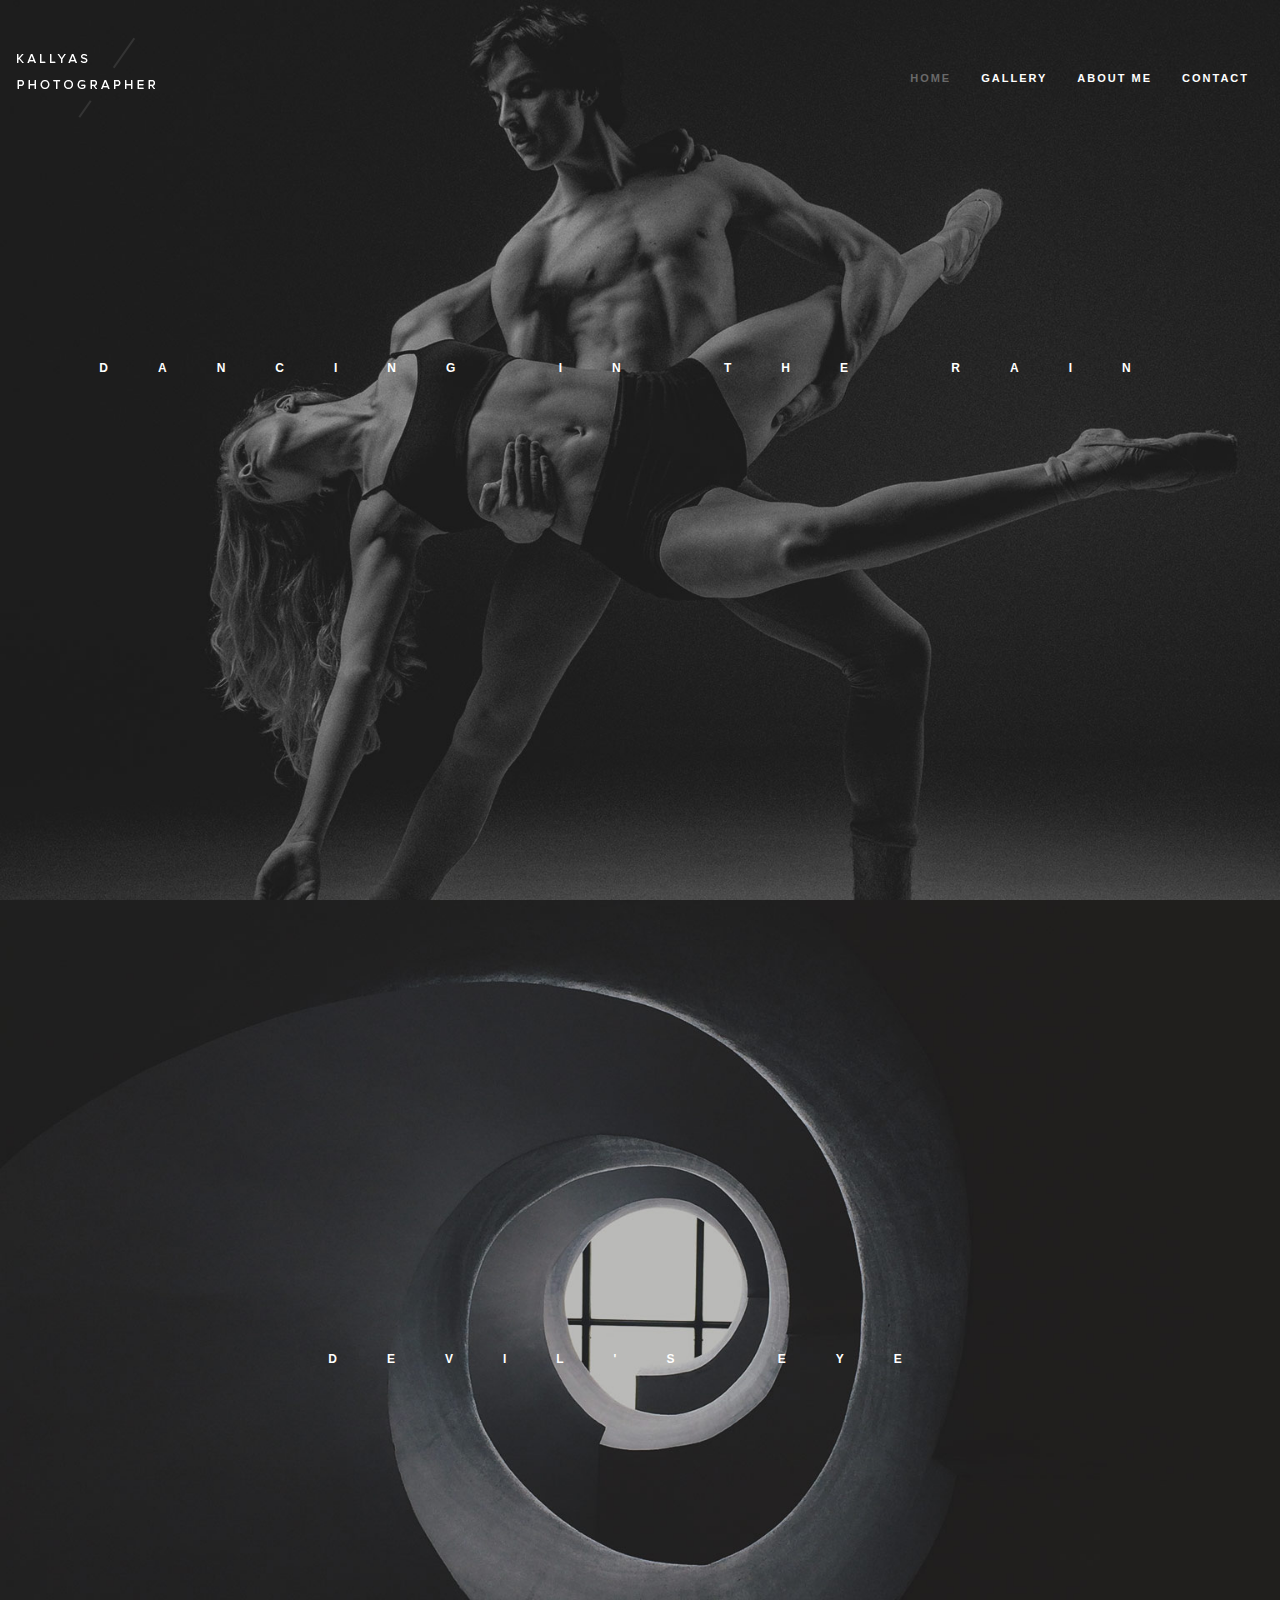
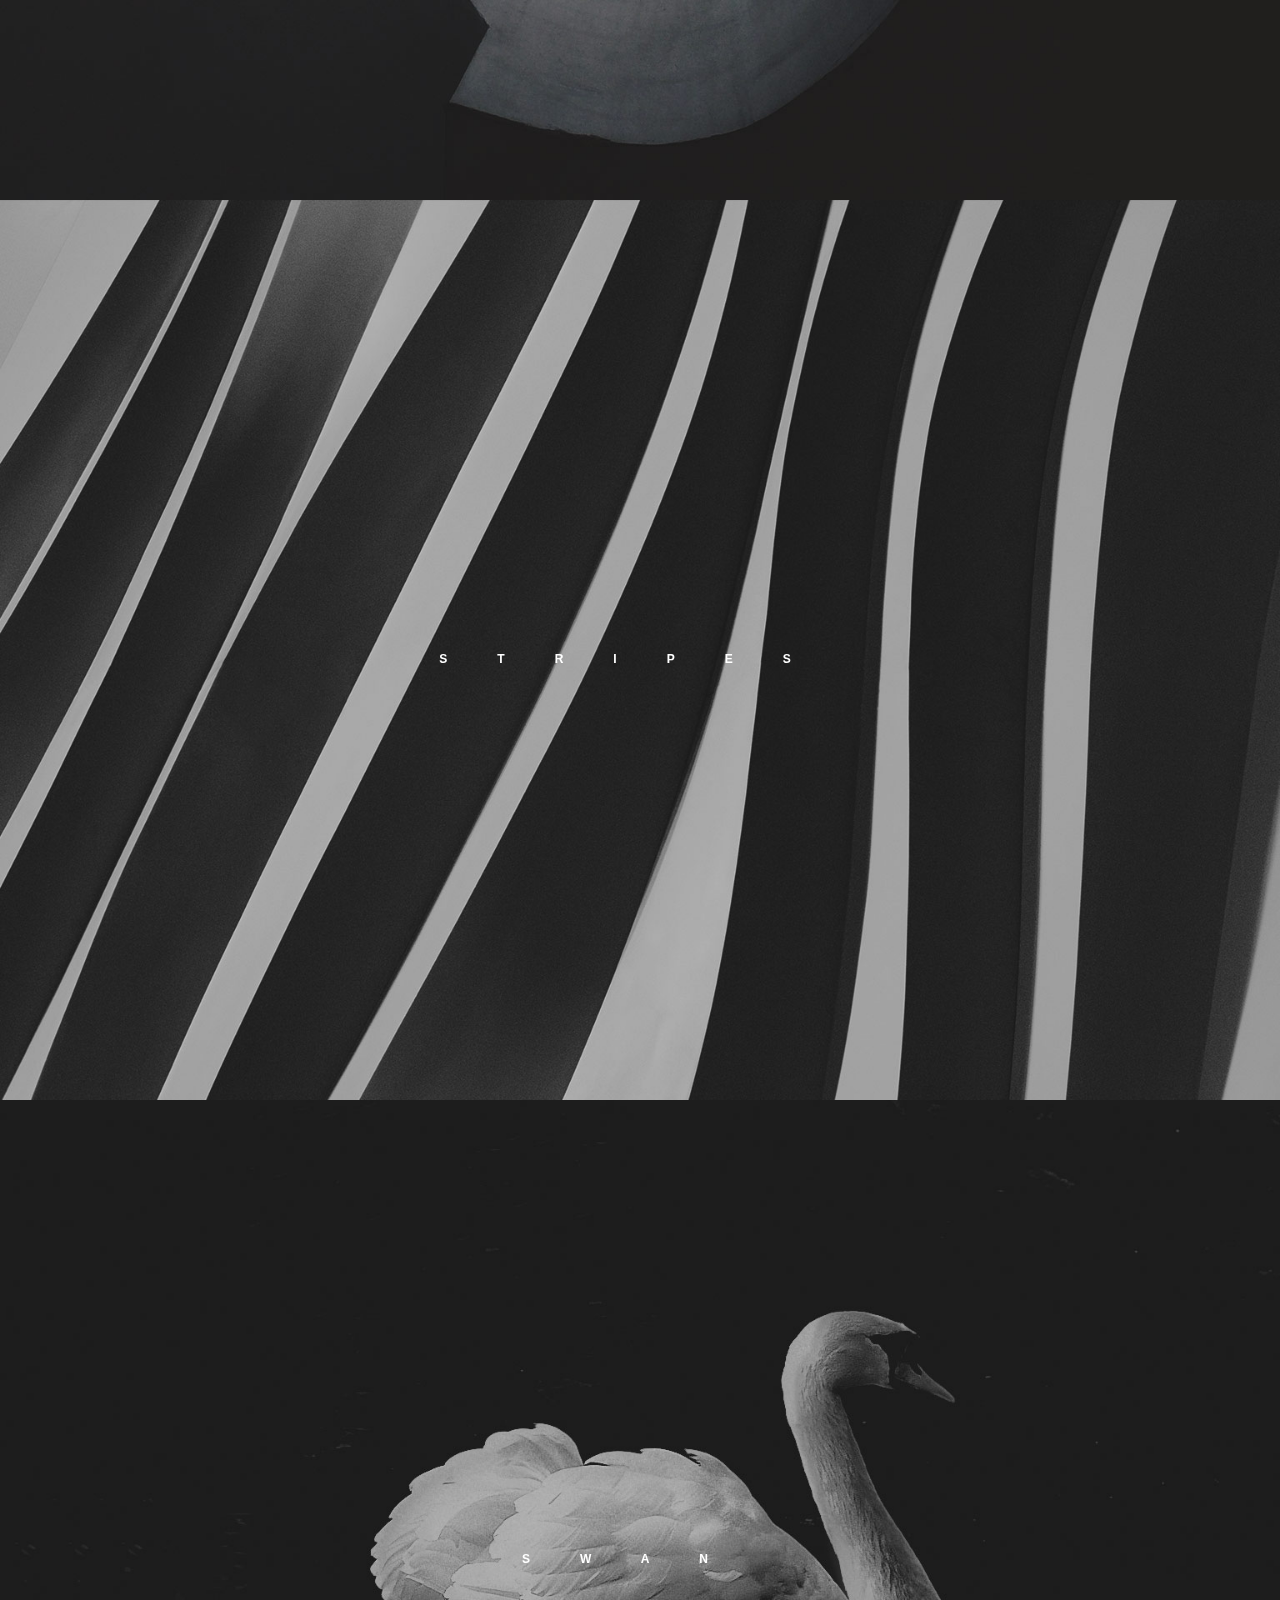
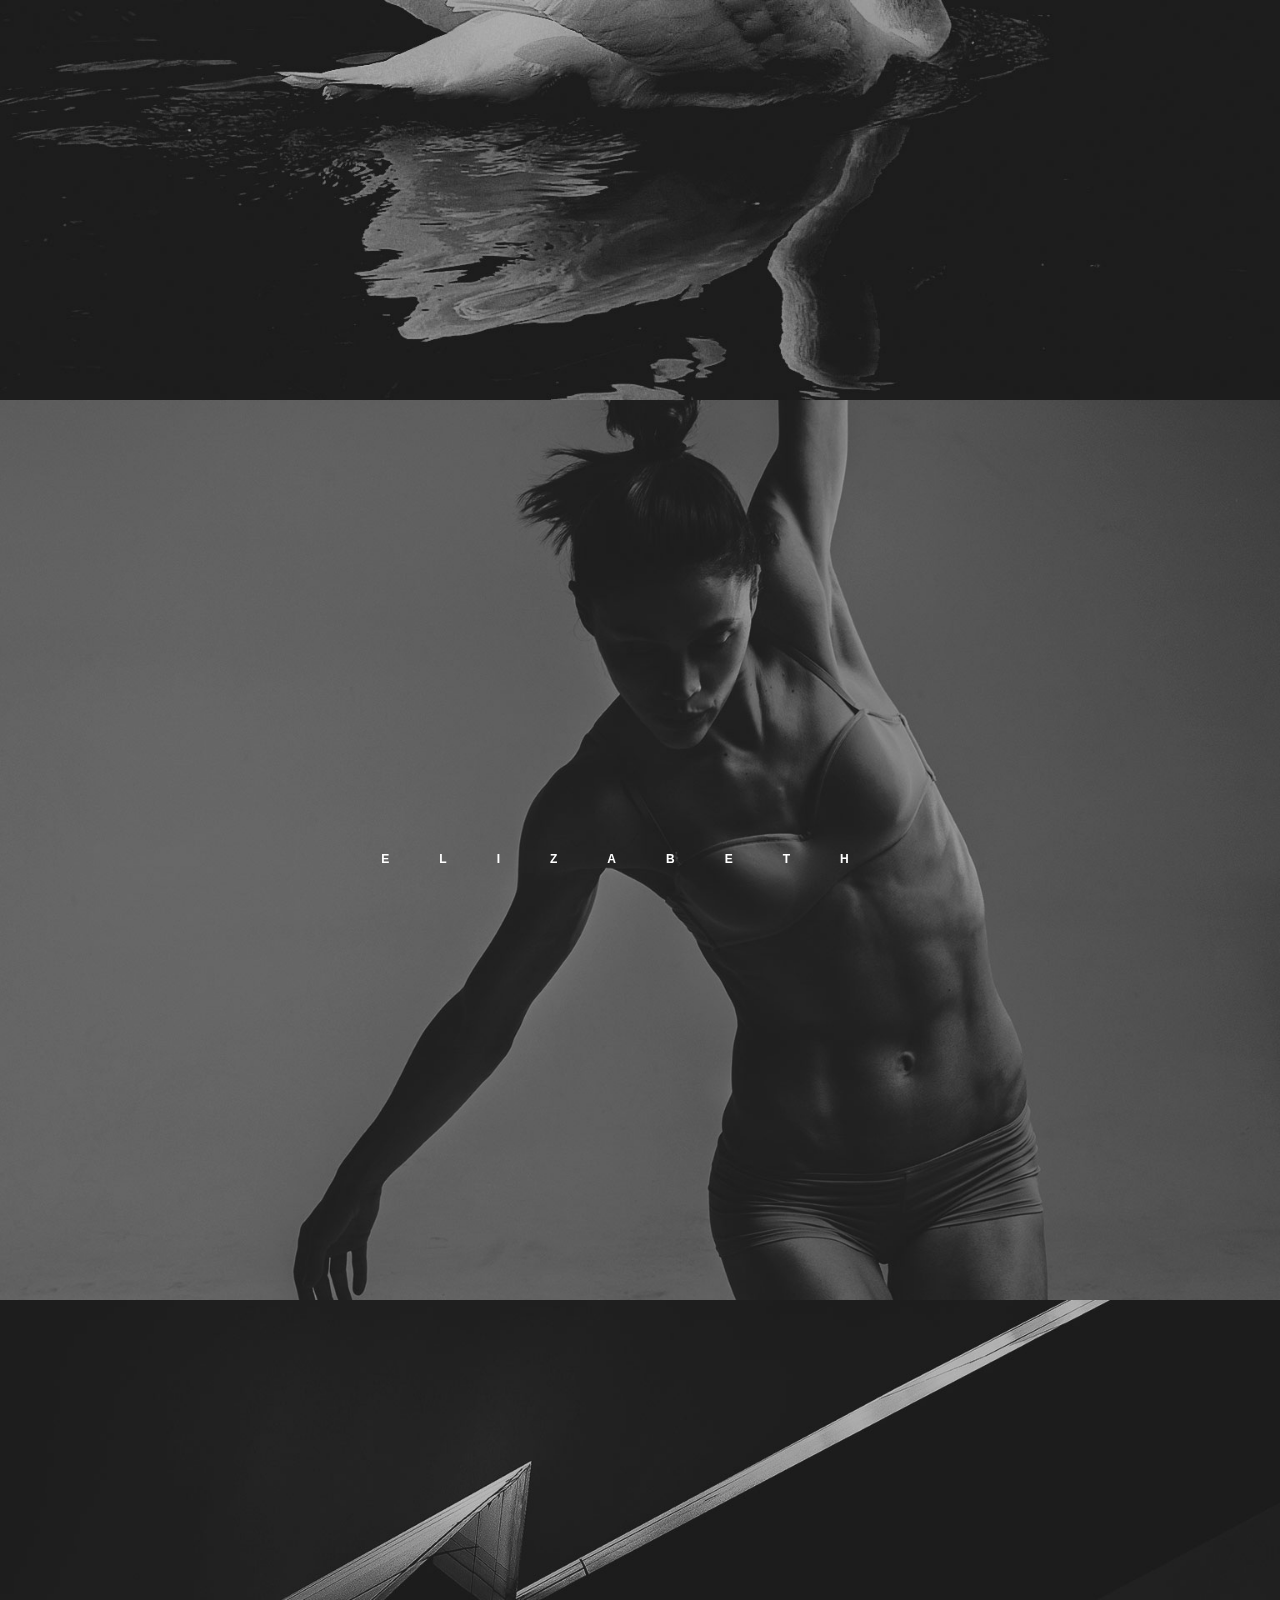
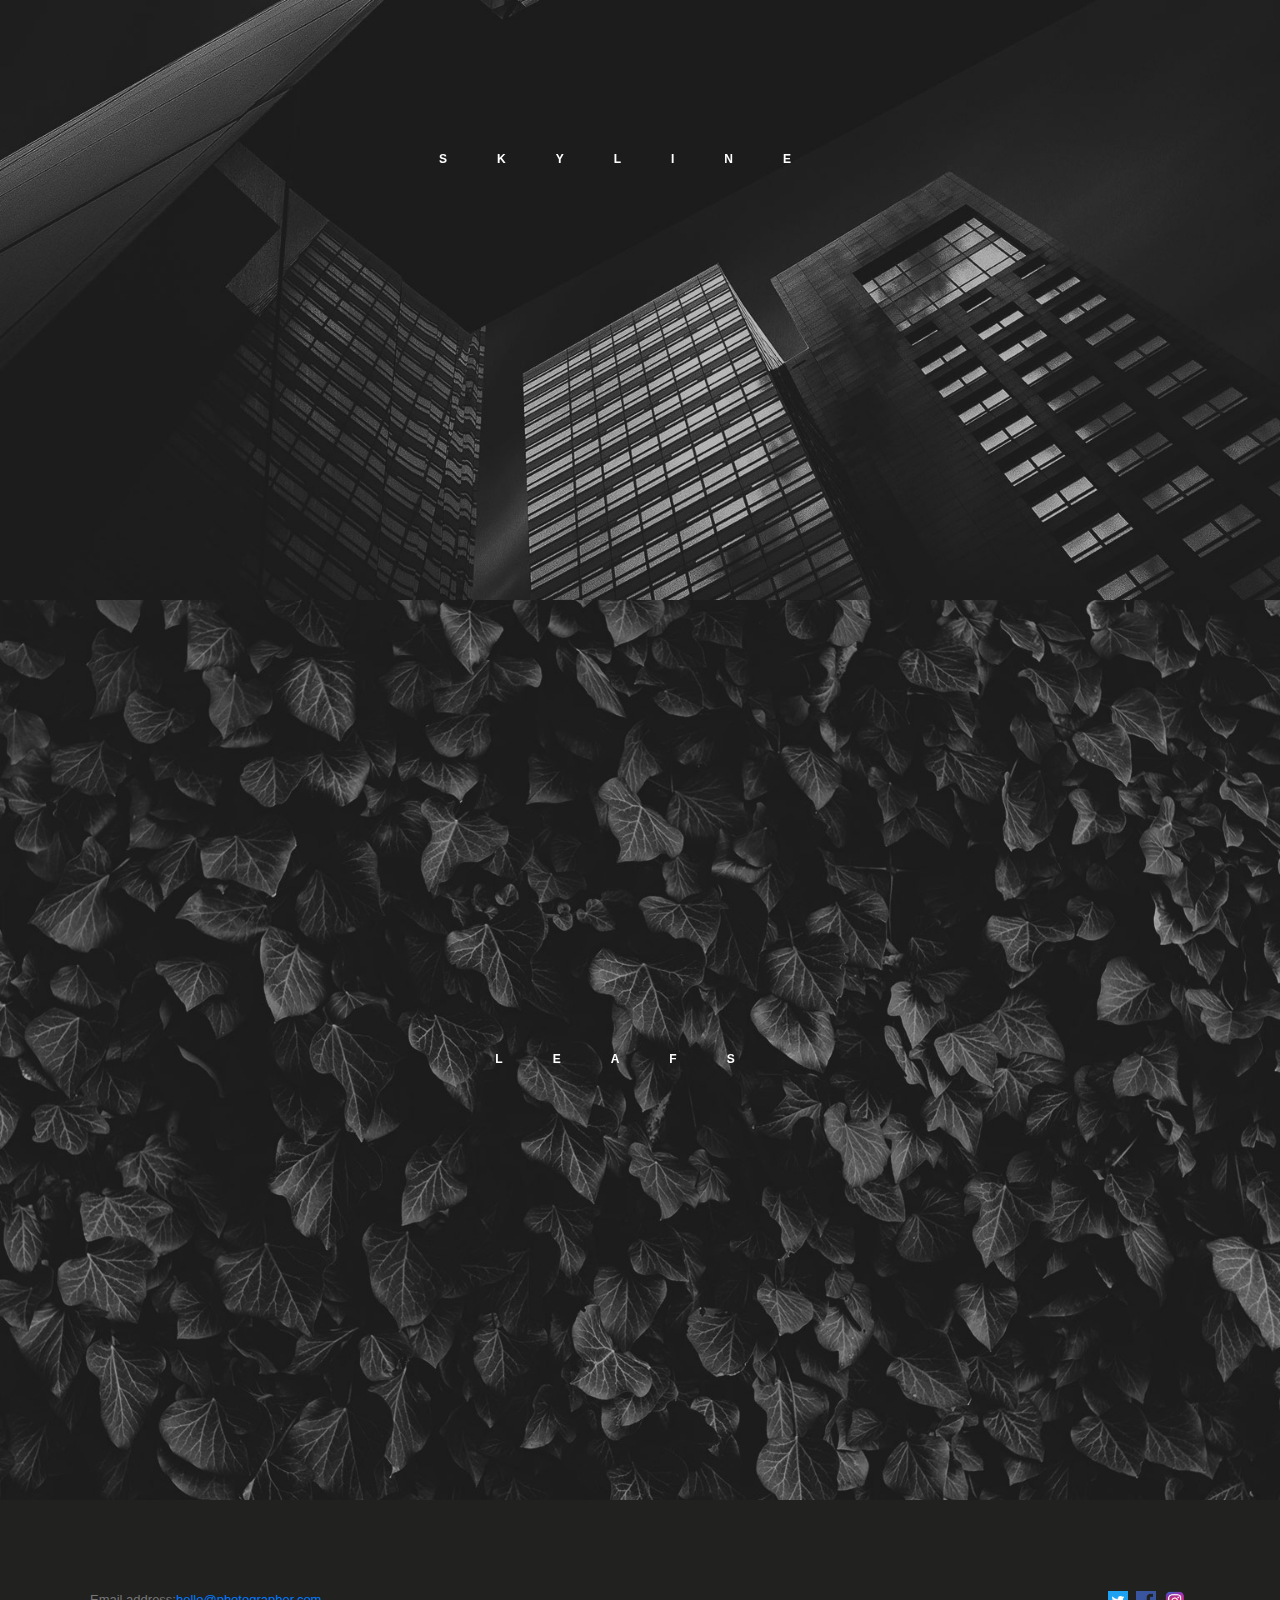
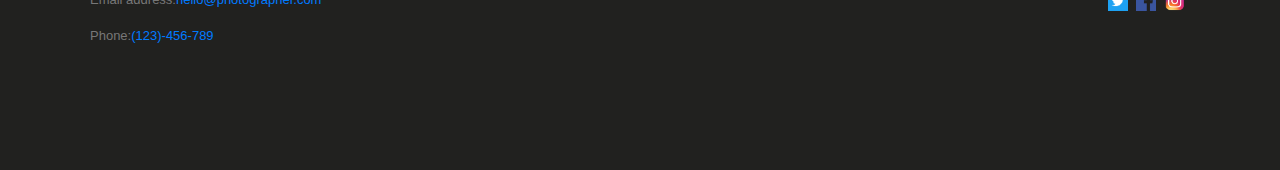
<file: index.html>
<!DOCTYPE html>
<html lang="en">
<head>
    <meta charset="UTF-8">
    <meta name="viewport" content="width=device-width, initial-scale=1.0">
    <meta http-equiv="X-UA-Compatible" content="ie=edge">
    <link rel="stylesheet" href="https://stackpath.bootstrapcdn.com/bootstrap/4.4.1/css/bootstrap.min.css" integrity="sha384-Vkoo8x4CGsO3+Hhxv8T/Q5PaXtkKtu6ug5TOeNV6gBiFeWPGFN9MuhOf23Q9Ifjh" crossorigin="anonymous">
    <link rel="stylesheet" href="./css/home.css">
    <link rel="stylesheet" href="https://use.fontawesome.com/releases/v5.8.2/css/all.css"
     integrity="sha384-oS3vJWv+0UjzBfQzYUhtDYW+Pj2yciDJxpsK1OYPAYjqT085Qq/1cq5FLXAZQ7Ay"
     crossorigin="anonymous">
     <link rel="shortcut icon" href="./Images/1144988-200.png" type="image/x-icon">
    <title>Photograph</title>
</head>
<body>

    <main>
    <section class="section1">

        <nav class="navbar navbar-expand-lg navbar-light">
            <a class="navbar-brand" href="#"><img src="./Images/logo.png"></a>
            <button class="navbar-toggler" type="button" data-toggle="collapse" data-target="#navbarNavAltMarkup" aria-controls="navbarNavAltMarkup" aria-expanded="false" aria-label="Toggle navigation">
            <span class="navbar-toggler-icon"></span>
            </button>
            <div class="collapse navbar-collapse" id="navbarNavAltMarkup">
            <div class="navbar-nav ml-auto menu">
                <a class="nav-item nav-link active" href="./">HOME <span class="sr-only">(current)</span></a>
                <a class="nav-item nav-link" href="./gallery/">GALLERY</a>
                <a class="nav-item nav-link" href="./about/">ABOUT ME</a>
                <a class="nav-item nav-link" href="./contact/">CONTACT</a>
            </div>
            </div>
        </nav>


        <p class="s1p1">DANCING IN THE RAIN</p>

    </section>

    <section class="section2">
        <p class="s2p1">DEVIL'S EYE</p>
    </section>

    <section class="section3">
        <p class="s3p1">STRIPES</p>
    </section>


    <section class="section4">
        <p class="s4p1">SWAN</p>
    </section>

    <section class="section5">
        <p class="s5p1">ELIZABETH</p>
    </section>

    <section class="section6">
        <p class="s6p1">SKYLINE</p>
    </section>

    <section class="section7">
        <p class="s7p1">LEAFS</p>
    </section>

    <footer>

        <div class="fd1">
            <p>Email address:<a href="mailto:hello@photographer.com">hello@photographer.com</a></p>
            <p>Phone:<a href="tel:132456789">(123)-456-789</a></p>
        </div>

        <div class="fd2">
            <img src="./Images/download.png" alt="facebook">
            <img src="./Images/124010.png" alt="facebook">
            <img src="./Images/a25f4f58938bbe61357ebca42d23866f.png" alt="instagram">
        </div>

    </footer>

    <div class="top" id="top">
        <i class="fa fa-chevron-up"></i>
        <p>TOP</p>
    </div>

    <div class="animate">
        <img src="./Images/logo.png" alt="Logo" class="animate-logo">
     </div>

</main>
    <script src="https://code.jquery.com/jquery-3.4.1.slim.min.js" integrity="sha384-J6qa4849blE2+poT4WnyKhv5vZF5SrPo0iEjwBvKU7imGFAV0wwj1yYfoRSJoZ+n" crossorigin="anonymous"></script>
    <script src="https://cdn.jsdelivr.net/npm/popper.js@1.16.0/dist/umd/popper.min.js" integrity="sha384-Q6E9RHvbIyZFJoft+2mJbHaEWldlvI9IOYy5n3zV9zzTtmI3UksdQRVvoxMfooAo" crossorigin="anonymous"></script>
    <script src="https://stackpath.bootstrapcdn.com/bootstrap/4.4.1/js/bootstrap.min.js" integrity="sha384-wfSDF2E50Y2D1uUdj0O3uMBJnjuUD4Ih7YwaYd1iqfktj0Uod8GCExl3Og8ifwB6" crossorigin="anonymous"></script>
    <script src="./Jquery/jquery.js"></script>
    <script src="./Js/home.js"></script>    
</body>
</html>
</file>
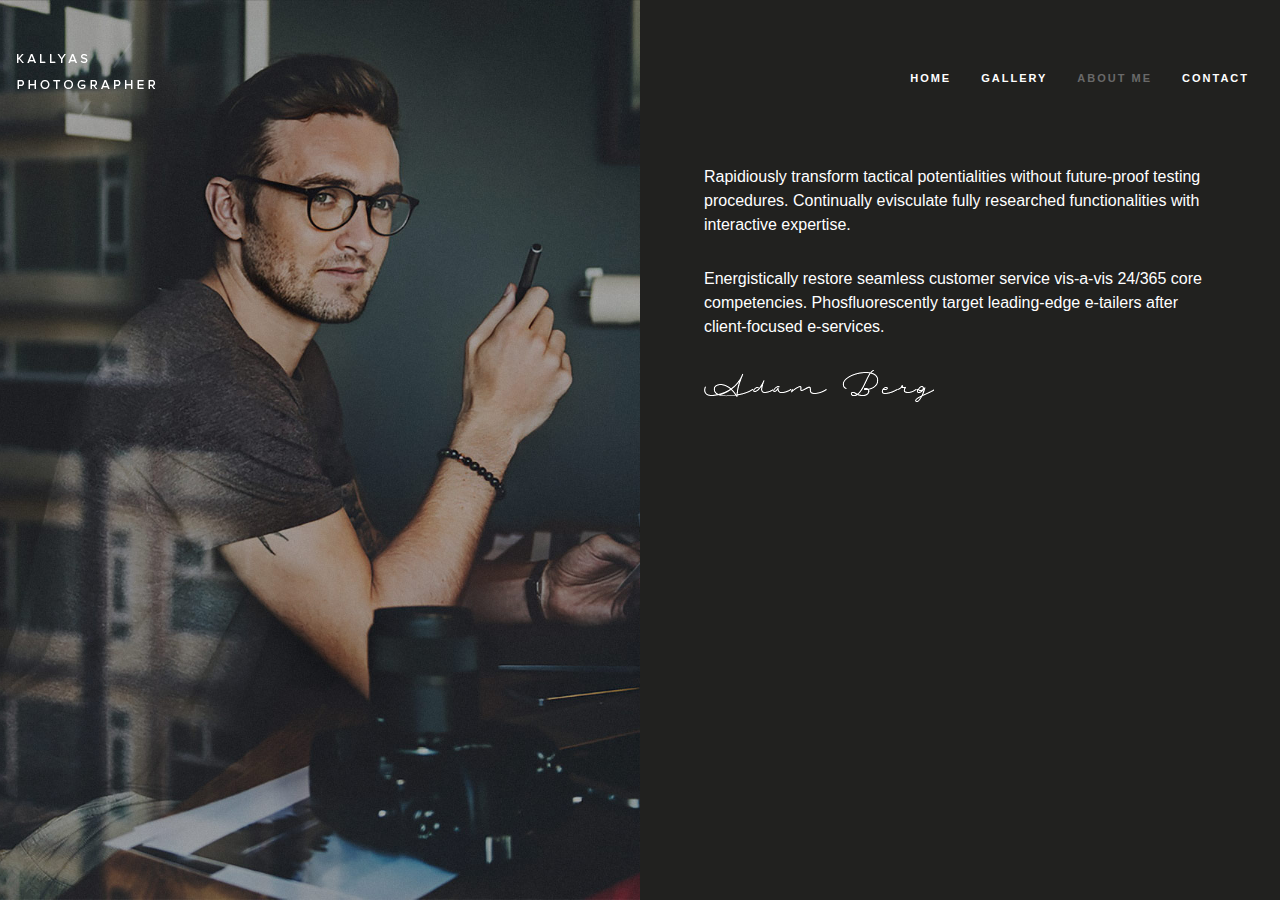
<file: about/index.html>
<!DOCTYPE html>
<html lang="en">
<head>
    <meta charset="UTF-8">
    <meta name="viewport" content="width=device-width, initial-scale=1.0">
    <meta http-equiv="X-UA-Compatible" content="ie=edge">
    <link rel="stylesheet" href="https://stackpath.bootstrapcdn.com/bootstrap/4.4.1/css/bootstrap.min.css" integrity="sha384-Vkoo8x4CGsO3+Hhxv8T/Q5PaXtkKtu6ug5TOeNV6gBiFeWPGFN9MuhOf23Q9Ifjh" crossorigin="anonymous">
    <link rel="stylesheet" href="../css/about.css">
    <link rel="stylesheet" href="https://use.fontawesome.com/releases/v5.8.2/css/all.css"
     integrity="sha384-oS3vJWv+0UjzBfQzYUhtDYW+Pj2yciDJxpsK1OYPAYjqT085Qq/1cq5FLXAZQ7Ay"
     crossorigin="anonymous">
     <link rel="shortcut icon" href="../Images/1144988-200.png" type="image/x-icon">
    <title>Photograph</title>
</head>
<body>

    <header>

        <nav class="navbar navbar-expand-lg navbar-light">
            <a class="navbar-brand" href="#"><img src="../Images/logo.png"></a>
            <button class="navbar-toggler" type="button" data-toggle="collapse" data-target="#navbarNavAltMarkup" aria-controls="navbarNavAltMarkup" aria-expanded="false" aria-label="Toggle navigation">
            <span class="navbar-toggler-icon"></span>
            </button>
            <div class="collapse navbar-collapse" id="navbarNavAltMarkup">
            <div class="navbar-nav ml-auto menu">
                <a class="nav-item nav-link active" href="../">HOME <span class="sr-only">(current)</span></a>
                <a class="nav-item nav-link" href="../gallery/">GALLERY</a>
                <a class="nav-item nav-link" href="./">ABOUT ME</a>
                <a class="nav-item nav-link" href="../contact/">CONTACT</a>
            </div>
            </div>
        </nav>

    </header>


    <main>
        <div class="container-fluid">
            <div class="row">
                <div class="col-12 col-md-6 pic"></div>
                <div class="col-12 col-md-6 text">
                    <p>
                        Rapidiously transform tactical potentialities without future-proof
                        testing procedures. Continually evisculate fully researched functionalities
                        with interactive expertise.
                    </p>
                    <p>
                        Energistically restore seamless customer service vis-a-vis 24/365 core
                        competencies. Phosfluorescently target leading-edge e-tailers after
                        client-focused e-services.
                    </p>

                    <img src="../Images/signature.png" alt="">

                </div>
            </div>
        </div>
    </main>

        <div class="top" id="top">
            <i class="fa fa-chevron-up"></i>
            <p>TOP</p>
        </div>

        
        <div class="animate">
            <img src="../Images/logo.png" alt="Logo" class="animate-logo">
         </div>
    
    </main>
        <script src="https://code.jquery.com/jquery-3.4.1.slim.min.js" integrity="sha384-J6qa4849blE2+poT4WnyKhv5vZF5SrPo0iEjwBvKU7imGFAV0wwj1yYfoRSJoZ+n" crossorigin="anonymous"></script>
        <script src="https://cdn.jsdelivr.net/npm/popper.js@1.16.0/dist/umd/popper.min.js" integrity="sha384-Q6E9RHvbIyZFJoft+2mJbHaEWldlvI9IOYy5n3zV9zzTtmI3UksdQRVvoxMfooAo" crossorigin="anonymous"></script>
        <script src="https://stackpath.bootstrapcdn.com/bootstrap/4.4.1/js/bootstrap.min.js" integrity="sha384-wfSDF2E50Y2D1uUdj0O3uMBJnjuUD4Ih7YwaYd1iqfktj0Uod8GCExl3Og8ifwB6" crossorigin="anonymous"></script>
        <script src="../Jquery/jquery.js"></script>
        <script src="../Js/about.js"></script>    
    </body>
    </html>
</file>
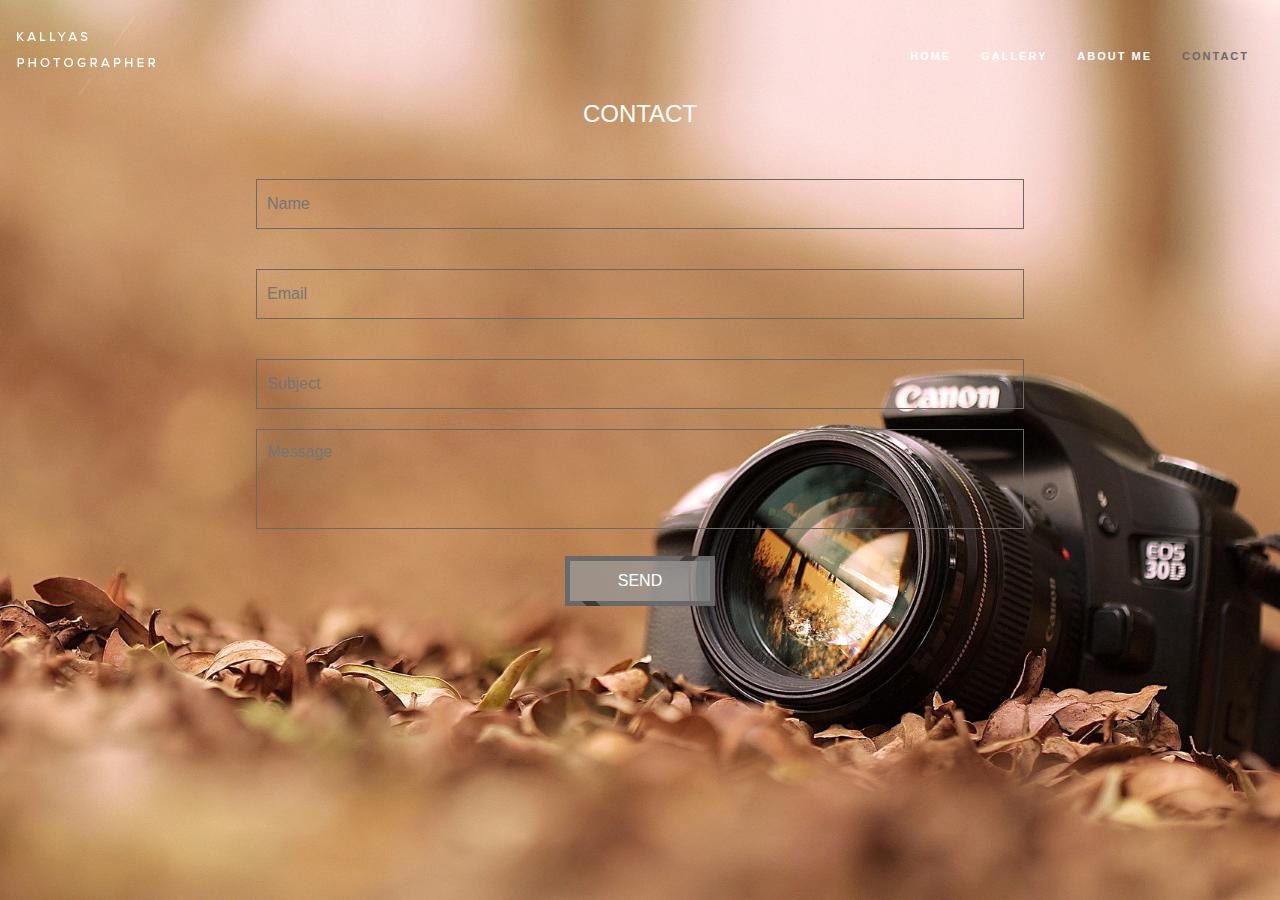
<file: contact/index.html>
<!DOCTYPE html>
<html lang="en">
<head>
    <meta charset="UTF-8">
    <meta name="viewport" content="width=device-width, initial-scale=1.0">
    <meta http-equiv="X-UA-Compatible" content="ie=edge">
    <link rel="stylesheet" href="https://stackpath.bootstrapcdn.com/bootstrap/4.4.1/css/bootstrap.min.css" integrity="sha384-Vkoo8x4CGsO3+Hhxv8T/Q5PaXtkKtu6ug5TOeNV6gBiFeWPGFN9MuhOf23Q9Ifjh" crossorigin="anonymous">
    <link rel="stylesheet" href="../css/contact.css">
    <link rel="stylesheet" href="https://use.fontawesome.com/releases/v5.8.2/css/all.css"
     integrity="sha384-oS3vJWv+0UjzBfQzYUhtDYW+Pj2yciDJxpsK1OYPAYjqT085Qq/1cq5FLXAZQ7Ay"
     crossorigin="anonymous">
     <link rel="shortcut icon" href="../Images/1144988-200.png" type="image/x-icon">
    <title>Photograph</title>
</head>
<body>

    <header>

        <nav class="navbar navbar-expand-lg navbar-light">
            <a class="navbar-brand" href="#"><img src="../Images/logo.png"></a>
            <button class="navbar-toggler" type="button" data-toggle="collapse" data-target="#navbarNavAltMarkup" aria-controls="navbarNavAltMarkup" aria-expanded="false" aria-label="Toggle navigation">
            <span class="navbar-toggler-icon"></span>
            </button>
            <div class="collapse navbar-collapse" id="navbarNavAltMarkup">
            <div class="navbar-nav ml-auto menu">
                <a class="nav-item nav-link active" href="../">HOME <span class="sr-only">(current)</span></a>
                <a class="nav-item nav-link" href="../gallery/">GALLERY</a>
                <a class="nav-item nav-link" href="../about/">ABOUT ME</a>
                <a class="nav-item nav-link" href="./">CONTACT</a>
            </div>
            </div>
        </nav>

    </header>


<main>

    <h4>
        CONTACT
    </h4>

    <form action="#">

        <input type="text" class="name" placeholder="Name" >
        <input type="email" class="email" placeholder="Email" >
        <input type="text" class="subject" placeholder="Subject" >
        <textarea name="text" id="text"  placeholder=Message></textarea>
        <button class="button"> SEND</button>

    </form>



<div class="back">
    <span class="exit">&#10006;</span>
    <div class="add">
            Your Message Was Succesfully Sent
    </div>
</div>

<div class="animate">
    <img src="../Images/logo.png" alt="Logo" class="animate-logo">
 </div>

</main>
    <script src="https://code.jquery.com/jquery-3.4.1.slim.min.js" integrity="sha384-J6qa4849blE2+poT4WnyKhv5vZF5SrPo0iEjwBvKU7imGFAV0wwj1yYfoRSJoZ+n" crossorigin="anonymous"></script>
    <script src="https://cdn.jsdelivr.net/npm/popper.js@1.16.0/dist/umd/popper.min.js" integrity="sha384-Q6E9RHvbIyZFJoft+2mJbHaEWldlvI9IOYy5n3zV9zzTtmI3UksdQRVvoxMfooAo" crossorigin="anonymous"></script>
    <script src="https://stackpath.bootstrapcdn.com/bootstrap/4.4.1/js/bootstrap.min.js" integrity="sha384-wfSDF2E50Y2D1uUdj0O3uMBJnjuUD4Ih7YwaYd1iqfktj0Uod8GCExl3Og8ifwB6" crossorigin="anonymous"></script>
    <script src="../Jquery/jquery.js"></script>
    <script src="../Js/contact.js"></script>    
</body>
</html>
</file>
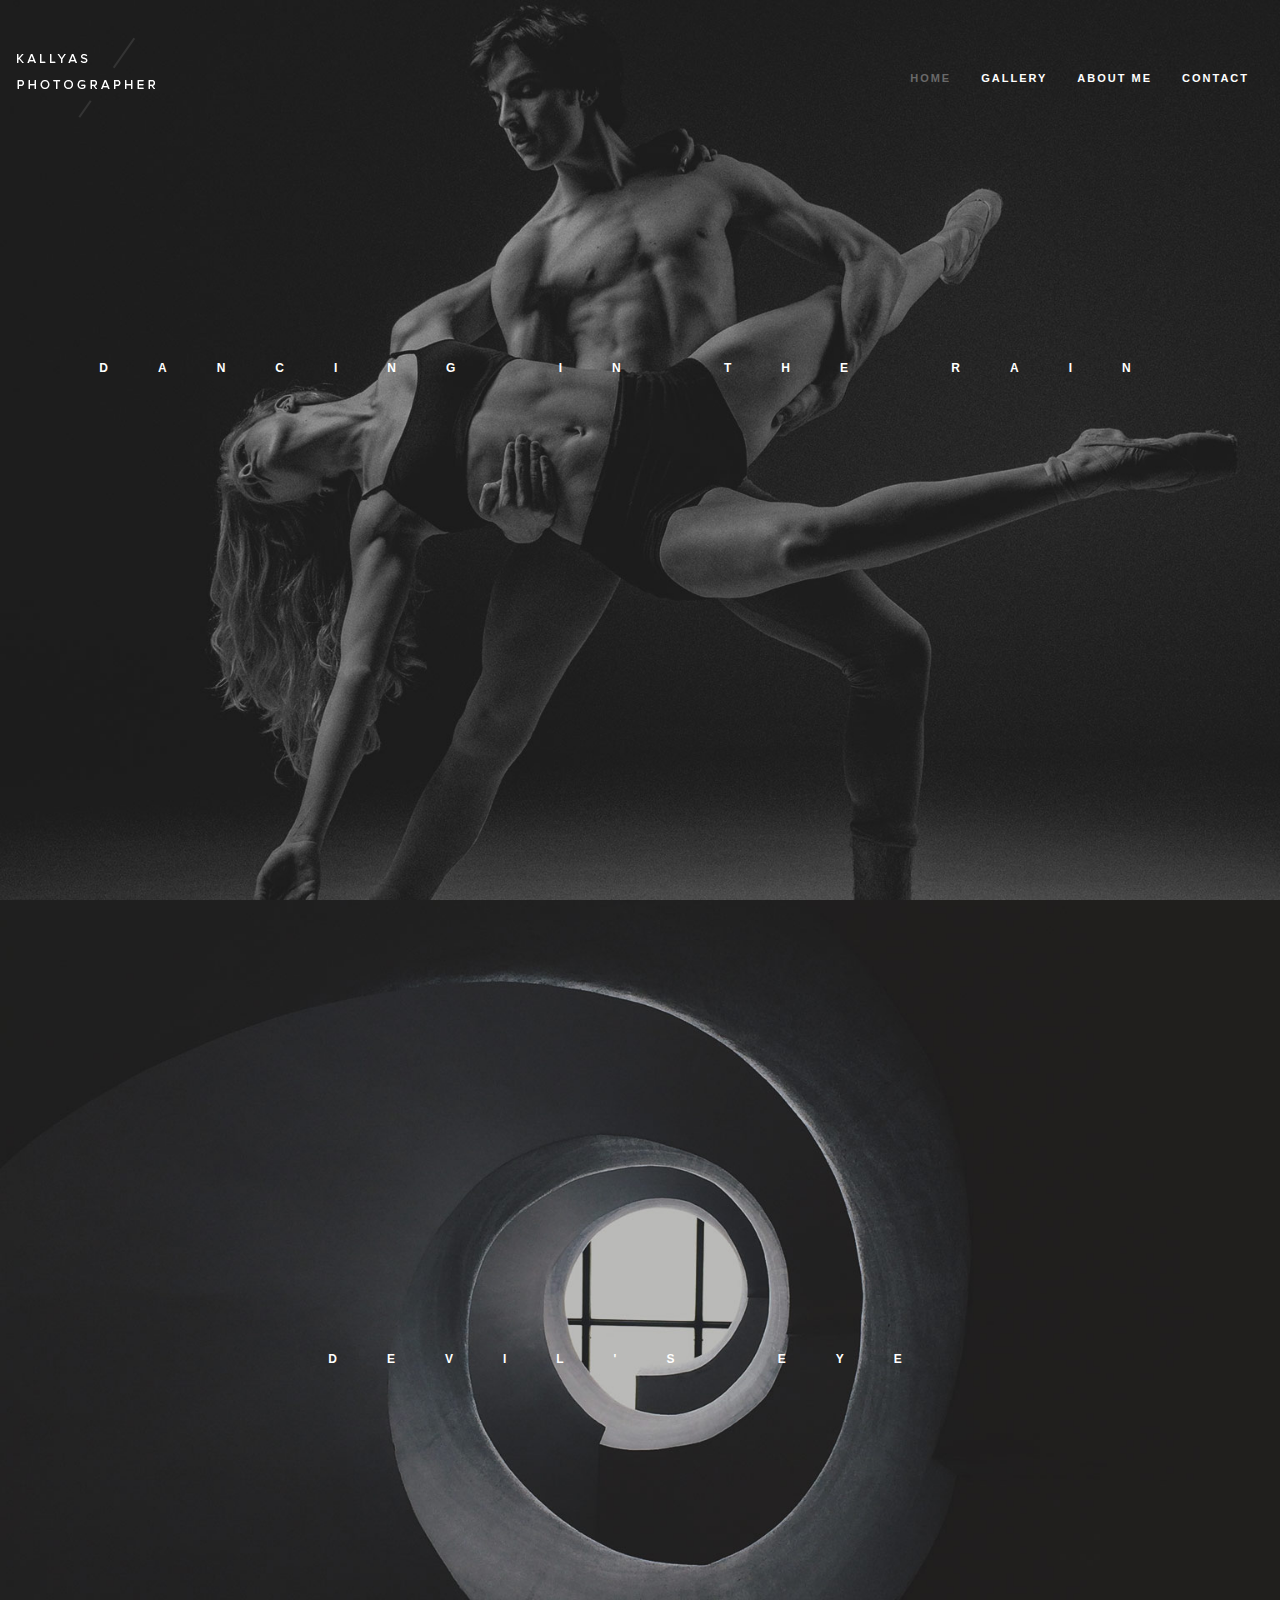
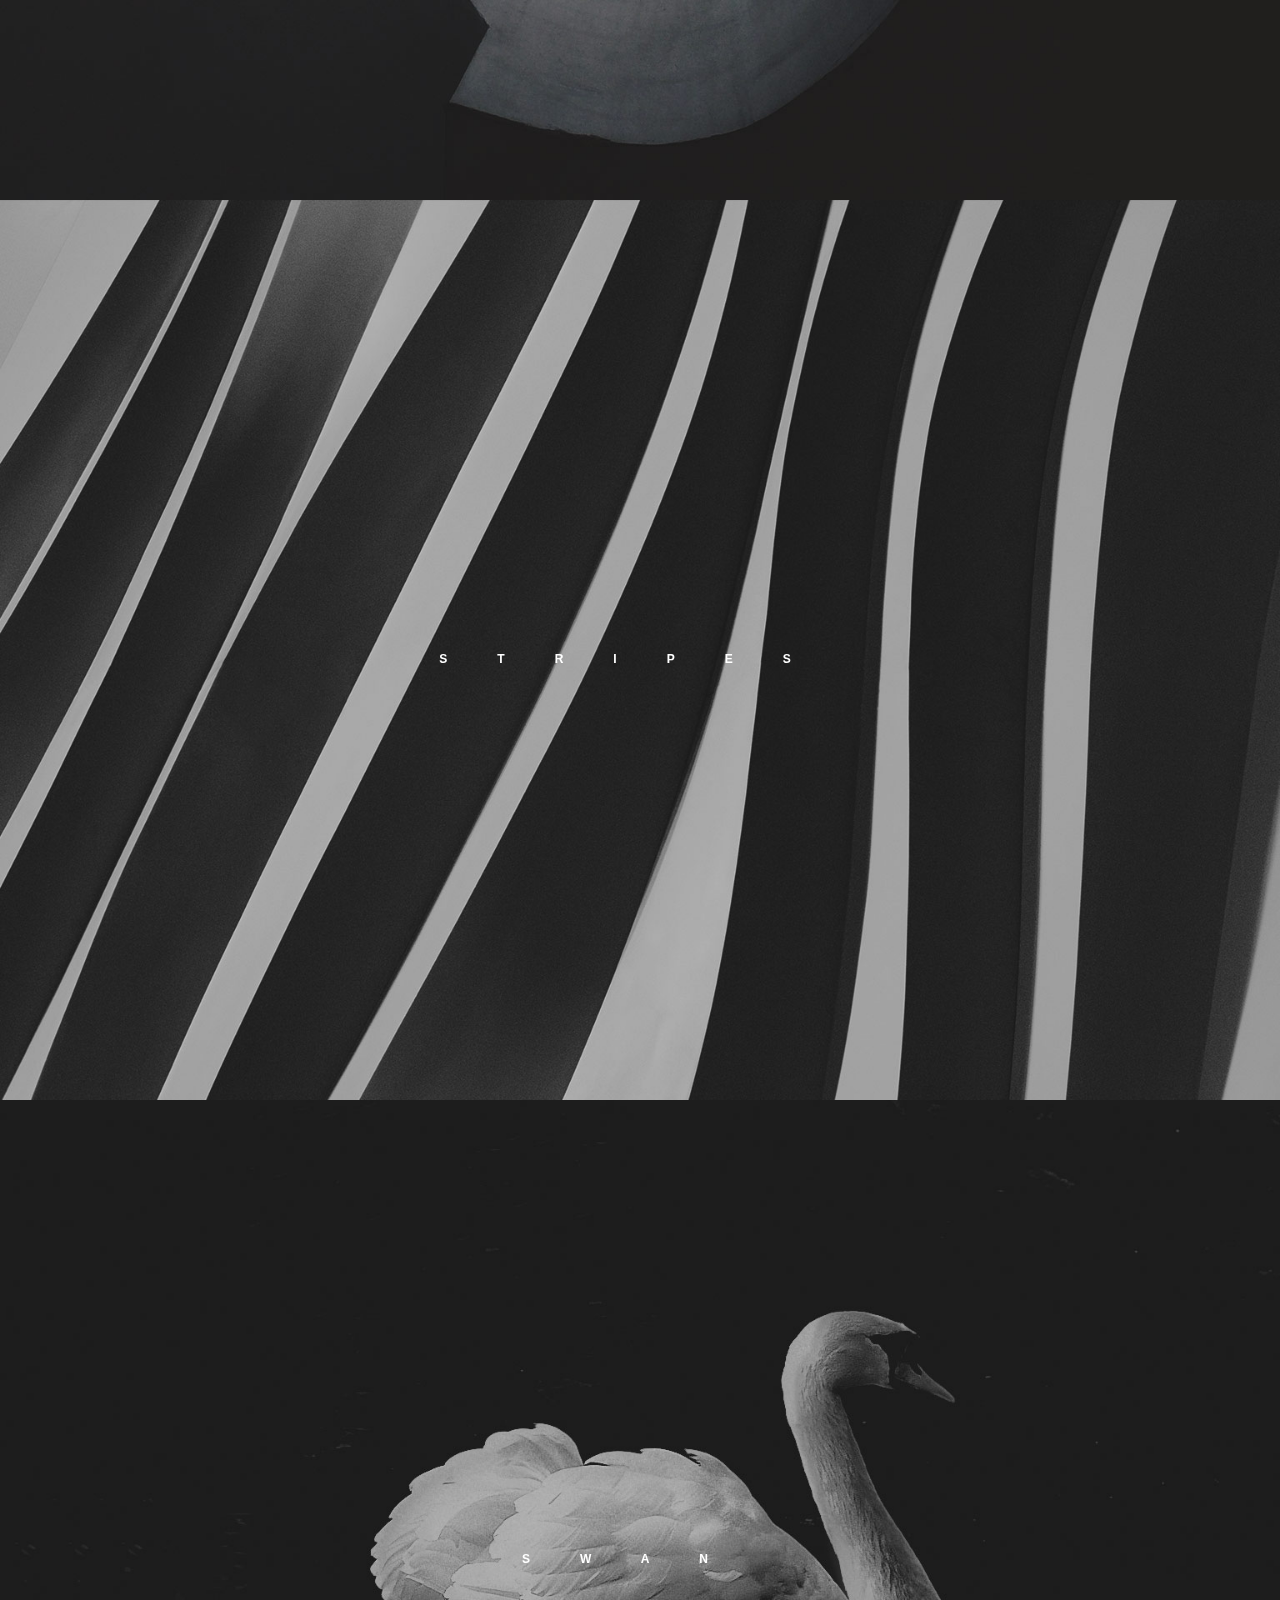
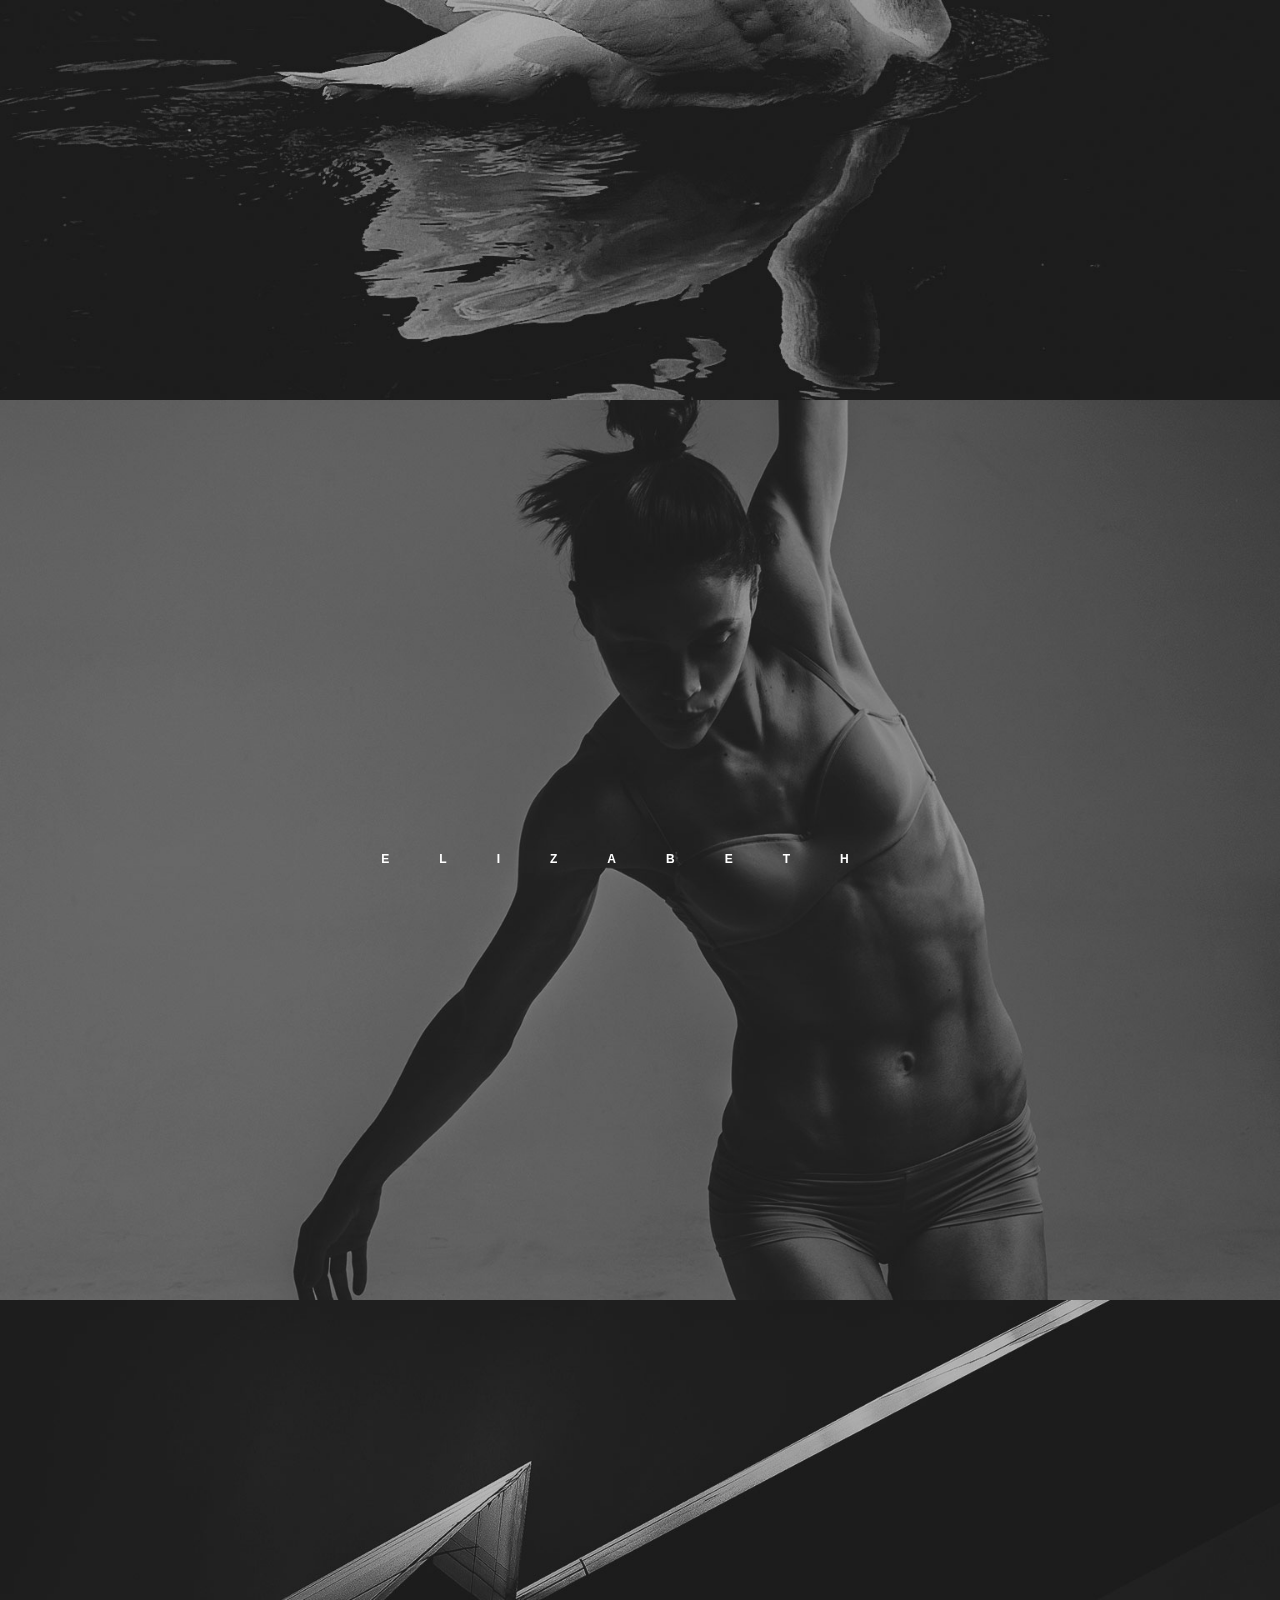
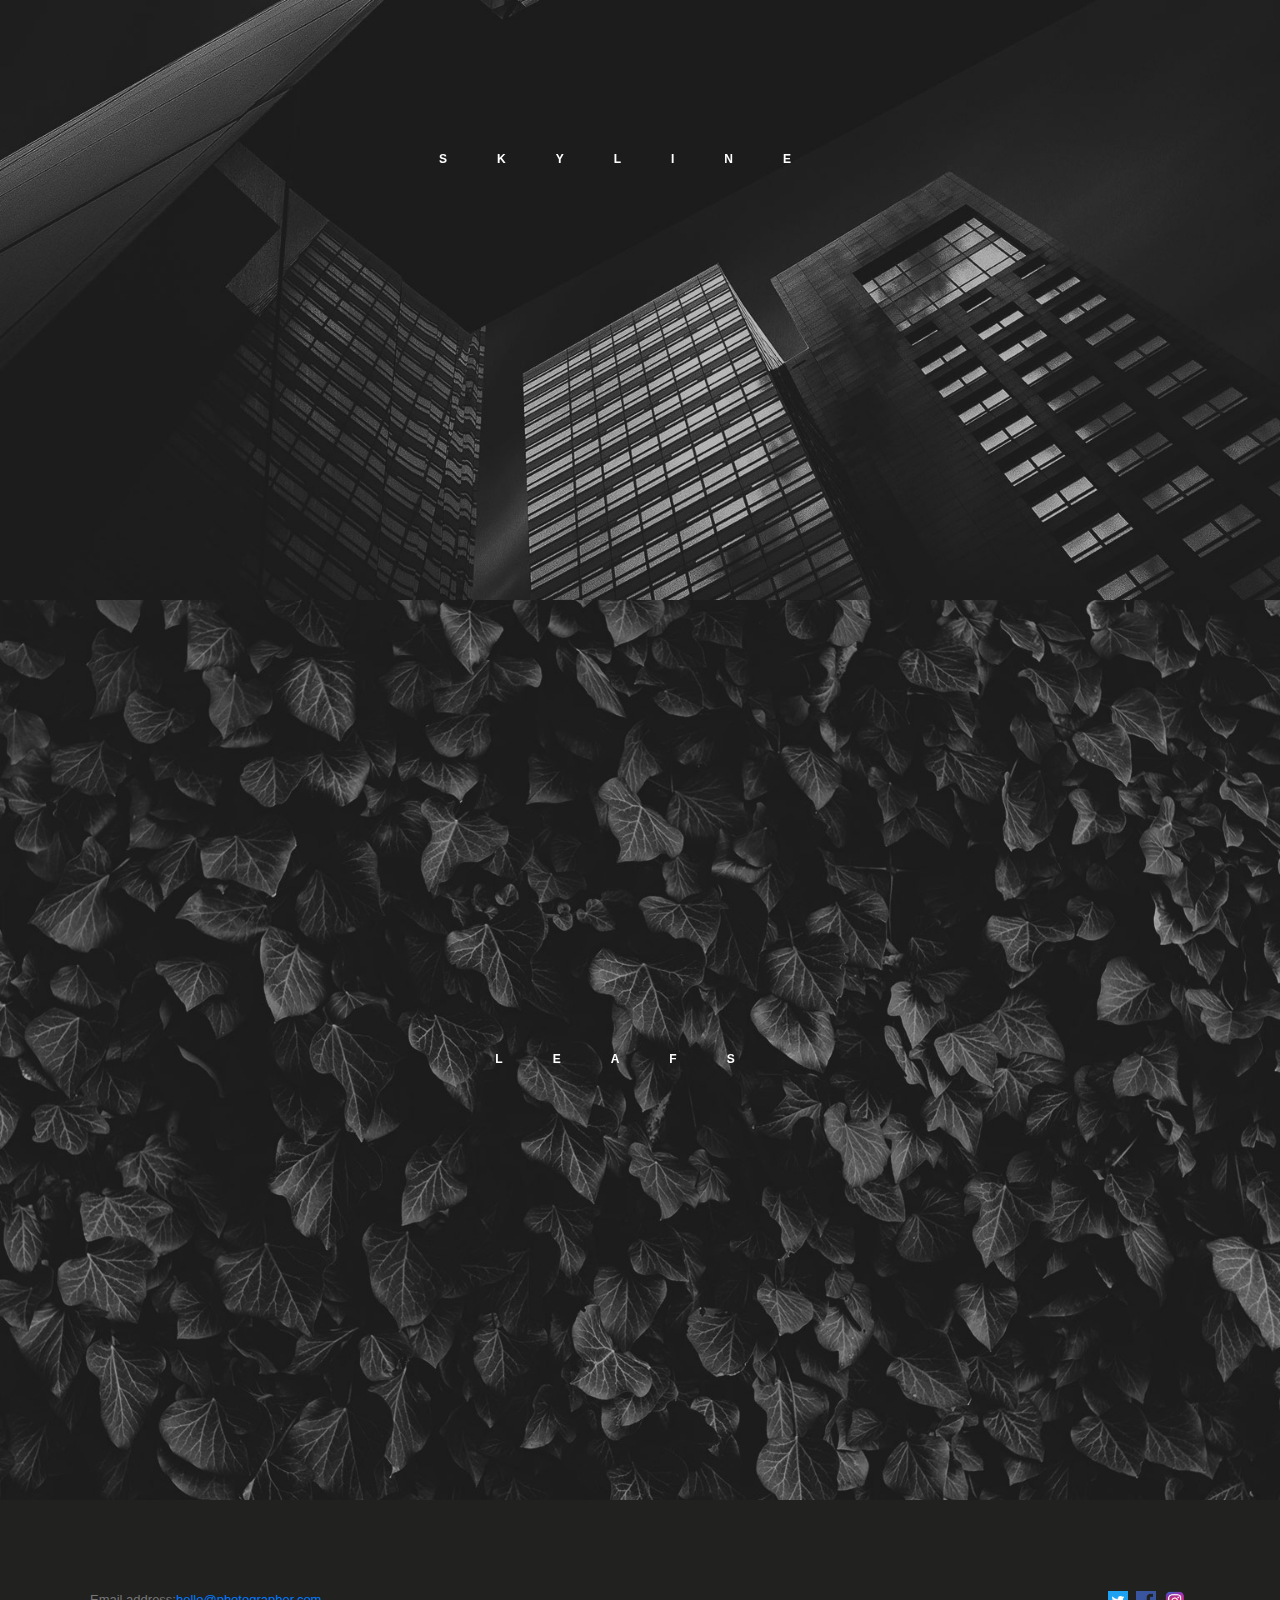
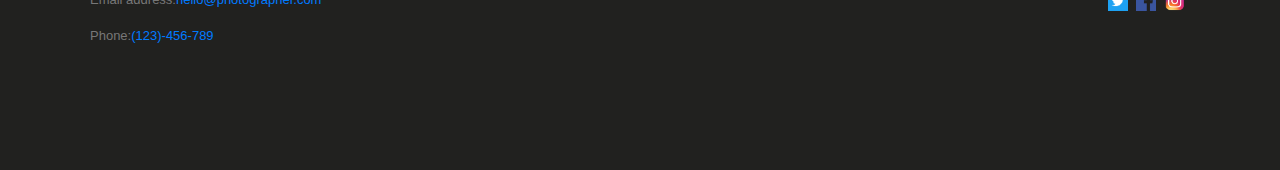
<file: home.html>
<!DOCTYPE html>
<html lang="en">
<head>
    <meta charset="UTF-8">
    <meta name="viewport" content="width=device-width, initial-scale=1.0">
    <meta http-equiv="X-UA-Compatible" content="ie=edge">
    <link rel="stylesheet" href="https://stackpath.bootstrapcdn.com/bootstrap/4.4.1/css/bootstrap.min.css" integrity="sha384-Vkoo8x4CGsO3+Hhxv8T/Q5PaXtkKtu6ug5TOeNV6gBiFeWPGFN9MuhOf23Q9Ifjh" crossorigin="anonymous">
    <link rel="stylesheet" href="./css/home.css">
    <link rel="stylesheet" href="https://use.fontawesome.com/releases/v5.8.2/css/all.css"
     integrity="sha384-oS3vJWv+0UjzBfQzYUhtDYW+Pj2yciDJxpsK1OYPAYjqT085Qq/1cq5FLXAZQ7Ay"
     crossorigin="anonymous">
     <link rel="shortcut icon" href="./Images/1144988-200.png" type="image/x-icon">
    <title>Photograph</title>
</head>
<body>

    <main>
    <section class="section1">

        <nav class="navbar navbar-expand-lg navbar-light">
            <a class="navbar-brand" href="#"><img src="./Images/logo.png"></a>
            <button class="navbar-toggler" type="button" data-toggle="collapse" data-target="#navbarNavAltMarkup" aria-controls="navbarNavAltMarkup" aria-expanded="false" aria-label="Toggle navigation">
            <span class="navbar-toggler-icon"></span>
            </button>
            <div class="collapse navbar-collapse" id="navbarNavAltMarkup">
            <div class="navbar-nav ml-auto menu">
                <a class="nav-item nav-link active" href="home.html">HOME <span class="sr-only">(current)</span></a>
                <a class="nav-item nav-link" href="./HTML/gallery.html">GALLERY</a>
                <a class="nav-item nav-link" href="./HTML/about.html">ABOUT ME</a>
                <a class="nav-item nav-link" href="./HTML/contact.html">CONTACT</a>
            </div>
            </div>
        </nav>


        <p class="s1p1">DANCING IN THE RAIN</p>

    </section>

    <section class="section2">
        <p class="s2p1">DEVIL'S EYE</p>
    </section>

    <section class="section3">
        <p class="s3p1">STRIPES</p>
    </section>


    <section class="section4">
        <p class="s4p1">SWAN</p>
    </section>

    <section class="section5">
        <p class="s5p1">ELIZABETH</p>
    </section>

    <section class="section6">
        <p class="s6p1">SKYLINE</p>
    </section>

    <section class="section7">
        <p class="s7p1">LEAFS</p>
    </section>

    <footer>

        <div class="fd1">
            <p>Email address:<a href="mailto:hello@photographer.com">hello@photographer.com</a></p>
            <p>Phone:<a href="tel:132456789">(123)-456-789</a></p>
        </div>

        <div class="fd2">
            <img src="./Images/download.png" alt="facebook">
            <img src="./Images/124010.png" alt="facebook">
            <img src="./Images/a25f4f58938bbe61357ebca42d23866f.png" alt="instagram">
        </div>

    </footer>

    <div class="top" id="top">
        <i class="fa fa-chevron-up"></i>
        <p>TOP</p>
    </div>

</main>
    <script src="https://code.jquery.com/jquery-3.4.1.slim.min.js" integrity="sha384-J6qa4849blE2+poT4WnyKhv5vZF5SrPo0iEjwBvKU7imGFAV0wwj1yYfoRSJoZ+n" crossorigin="anonymous"></script>
    <script src="https://cdn.jsdelivr.net/npm/popper.js@1.16.0/dist/umd/popper.min.js" integrity="sha384-Q6E9RHvbIyZFJoft+2mJbHaEWldlvI9IOYy5n3zV9zzTtmI3UksdQRVvoxMfooAo" crossorigin="anonymous"></script>
    <script src="https://stackpath.bootstrapcdn.com/bootstrap/4.4.1/js/bootstrap.min.js" integrity="sha384-wfSDF2E50Y2D1uUdj0O3uMBJnjuUD4Ih7YwaYd1iqfktj0Uod8GCExl3Og8ifwB6" crossorigin="anonymous"></script>
    <script src="./Jquery/jquery.js"></script>
    <script src="./Js/home.js"></script>    
</body>
</html>
</file>
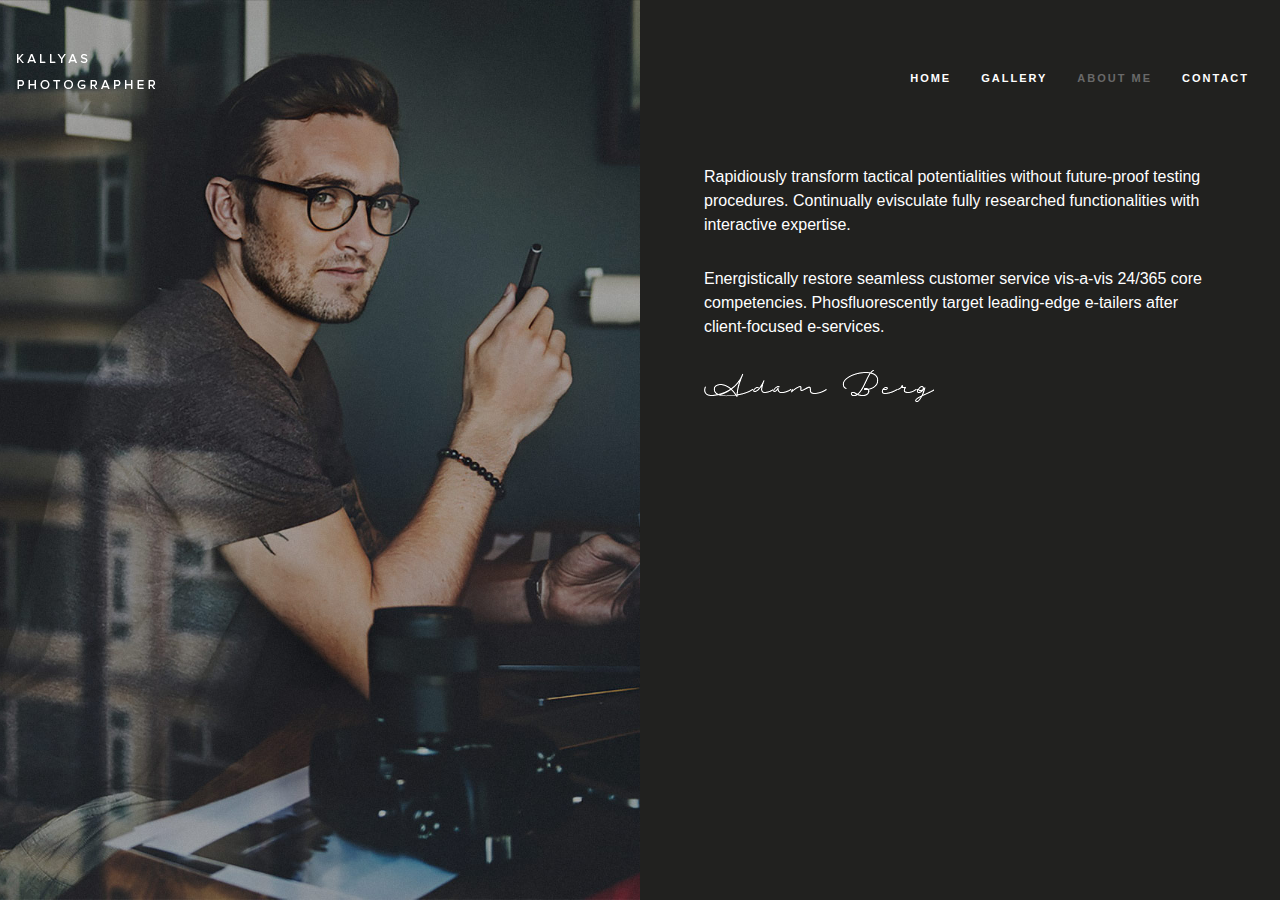
<file: about/about.html>
<!DOCTYPE html>
<html lang="en">
<head>
    <meta charset="UTF-8">
    <meta name="viewport" content="width=device-width, initial-scale=1.0">
    <meta http-equiv="X-UA-Compatible" content="ie=edge">
    <link rel="stylesheet" href="https://stackpath.bootstrapcdn.com/bootstrap/4.4.1/css/bootstrap.min.css" integrity="sha384-Vkoo8x4CGsO3+Hhxv8T/Q5PaXtkKtu6ug5TOeNV6gBiFeWPGFN9MuhOf23Q9Ifjh" crossorigin="anonymous">
    <link rel="stylesheet" href="../css/about.css">
    <link rel="stylesheet" href="https://use.fontawesome.com/releases/v5.8.2/css/all.css"
     integrity="sha384-oS3vJWv+0UjzBfQzYUhtDYW+Pj2yciDJxpsK1OYPAYjqT085Qq/1cq5FLXAZQ7Ay"
     crossorigin="anonymous">
     <link rel="shortcut icon" href="../Images/1144988-200.png" type="image/x-icon">
    <title>Photograph</title>
</head>
<body>

    <header>

        <nav class="navbar navbar-expand-lg navbar-light">
            <a class="navbar-brand" href="#"><img src="../Images/logo.png"></a>
            <button class="navbar-toggler" type="button" data-toggle="collapse" data-target="#navbarNavAltMarkup" aria-controls="navbarNavAltMarkup" aria-expanded="false" aria-label="Toggle navigation">
            <span class="navbar-toggler-icon"></span>
            </button>
            <div class="collapse navbar-collapse" id="navbarNavAltMarkup">
            <div class="navbar-nav ml-auto menu">
                <a class="nav-item nav-link active" href="../index.html">HOME <span class="sr-only">(current)</span></a>
                <a class="nav-item nav-link" href="../gallery/gallery.html">GALLERY</a>
                <a class="nav-item nav-link" href="about.html">ABOUT ME</a>
                <a class="nav-item nav-link" href="../contact/contact.html">CONTACT</a>
            </div>
            </div>
        </nav>

    </header>


    <main>
        <div class="container-fluid">
            <div class="row">
                <div class="col-12 col-md-6 pic"></div>
                <div class="col-12 col-md-6 text">
                    <p>
                        Rapidiously transform tactical potentialities without future-proof
                        testing procedures. Continually evisculate fully researched functionalities
                        with interactive expertise.
                    </p>
                    <p>
                        Energistically restore seamless customer service vis-a-vis 24/365 core
                        competencies. Phosfluorescently target leading-edge e-tailers after
                        client-focused e-services.
                    </p>

                    <img src="../Images/signature.png" alt="">

                </div>
            </div>
        </div>
    </main>









        <div class="top" id="top">
            <i class="fa fa-chevron-up"></i>
            <p>TOP</p>
        </div>
    
    </main>
        <script src="https://code.jquery.com/jquery-3.4.1.slim.min.js" integrity="sha384-J6qa4849blE2+poT4WnyKhv5vZF5SrPo0iEjwBvKU7imGFAV0wwj1yYfoRSJoZ+n" crossorigin="anonymous"></script>
        <script src="https://cdn.jsdelivr.net/npm/popper.js@1.16.0/dist/umd/popper.min.js" integrity="sha384-Q6E9RHvbIyZFJoft+2mJbHaEWldlvI9IOYy5n3zV9zzTtmI3UksdQRVvoxMfooAo" crossorigin="anonymous"></script>
        <script src="https://stackpath.bootstrapcdn.com/bootstrap/4.4.1/js/bootstrap.min.js" integrity="sha384-wfSDF2E50Y2D1uUdj0O3uMBJnjuUD4Ih7YwaYd1iqfktj0Uod8GCExl3Og8ifwB6" crossorigin="anonymous"></script>
        <script src="../Jquery/jquery.js"></script>
        <script src="../Js/about.js"></script>    
    </body>
    </html>
</file>
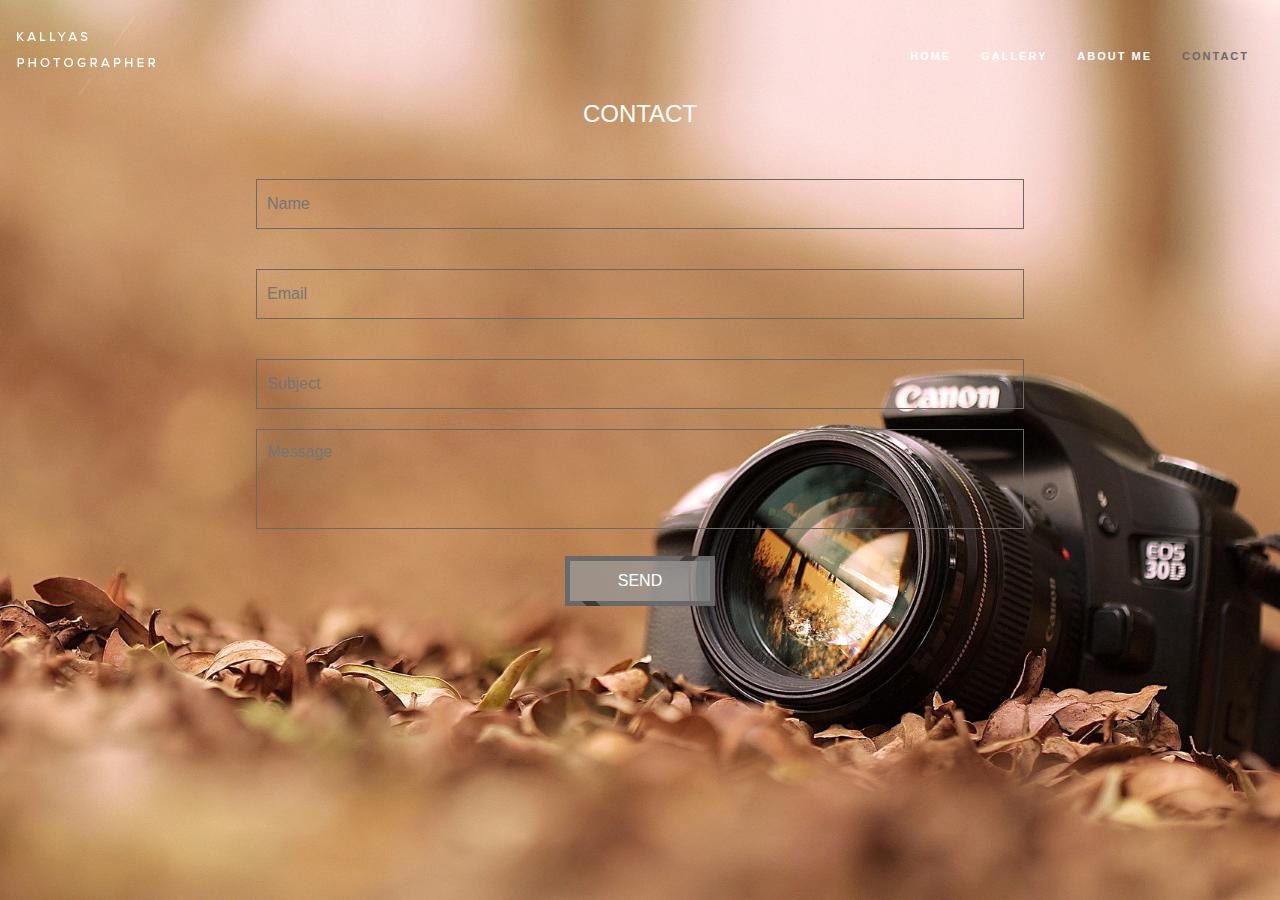
<file: contact/contact.html>
<!DOCTYPE html>
<html lang="en">
<head>
    <meta charset="UTF-8">
    <meta name="viewport" content="width=device-width, initial-scale=1.0">
    <meta http-equiv="X-UA-Compatible" content="ie=edge">
    <link rel="stylesheet" href="https://stackpath.bootstrapcdn.com/bootstrap/4.4.1/css/bootstrap.min.css" integrity="sha384-Vkoo8x4CGsO3+Hhxv8T/Q5PaXtkKtu6ug5TOeNV6gBiFeWPGFN9MuhOf23Q9Ifjh" crossorigin="anonymous">
    <link rel="stylesheet" href="../css/contact.css">
    <link rel="stylesheet" href="https://use.fontawesome.com/releases/v5.8.2/css/all.css"
     integrity="sha384-oS3vJWv+0UjzBfQzYUhtDYW+Pj2yciDJxpsK1OYPAYjqT085Qq/1cq5FLXAZQ7Ay"
     crossorigin="anonymous">
     <link rel="shortcut icon" href="../Images/1144988-200.png" type="image/x-icon">
    <title>Photograph</title>
</head>
<body>

    <header>

        <nav class="navbar navbar-expand-lg navbar-light">
            <a class="navbar-brand" href="#"><img src="../Images/logo.png"></a>
            <button class="navbar-toggler" type="button" data-toggle="collapse" data-target="#navbarNavAltMarkup" aria-controls="navbarNavAltMarkup" aria-expanded="false" aria-label="Toggle navigation">
            <span class="navbar-toggler-icon"></span>
            </button>
            <div class="collapse navbar-collapse" id="navbarNavAltMarkup">
            <div class="navbar-nav ml-auto menu">
                <a class="nav-item nav-link active" href="../index.html">HOME <span class="sr-only">(current)</span></a>
                <a class="nav-item nav-link" href="../gallery/gallery.html">GALLERY</a>
                <a class="nav-item nav-link" href="../about/about.html">ABOUT ME</a>
                <a class="nav-item nav-link" href="contact.html">CONTACT</a>
            </div>
            </div>
        </nav>

    </header>


<main>

    <h4>
        CONTACT
    </h4>

    <form action="#">

        <input type="text" class="name" placeholder="Name" >
        <input type="email" class="email" placeholder="Email" >
        <input type="text" class="subject" placeholder="Subject" >
        <textarea name="text" id="text"  placeholder=Message></textarea>
        <button class="button"> SEND</button>

    </form>



<div class="back">
    <span class="exit">&#10006;</span>
    <div class="add">
            Your Message Was Succesfully Sent
    </div>
</div>

</main>
    <script src="https://code.jquery.com/jquery-3.4.1.slim.min.js" integrity="sha384-J6qa4849blE2+poT4WnyKhv5vZF5SrPo0iEjwBvKU7imGFAV0wwj1yYfoRSJoZ+n" crossorigin="anonymous"></script>
    <script src="https://cdn.jsdelivr.net/npm/popper.js@1.16.0/dist/umd/popper.min.js" integrity="sha384-Q6E9RHvbIyZFJoft+2mJbHaEWldlvI9IOYy5n3zV9zzTtmI3UksdQRVvoxMfooAo" crossorigin="anonymous"></script>
    <script src="https://stackpath.bootstrapcdn.com/bootstrap/4.4.1/js/bootstrap.min.js" integrity="sha384-wfSDF2E50Y2D1uUdj0O3uMBJnjuUD4Ih7YwaYd1iqfktj0Uod8GCExl3Og8ifwB6" crossorigin="anonymous"></script>
    <script src="../Jquery/jquery.js"></script>
    <script src="../Js/contact.js"></script>    
</body>
</html>
</file>
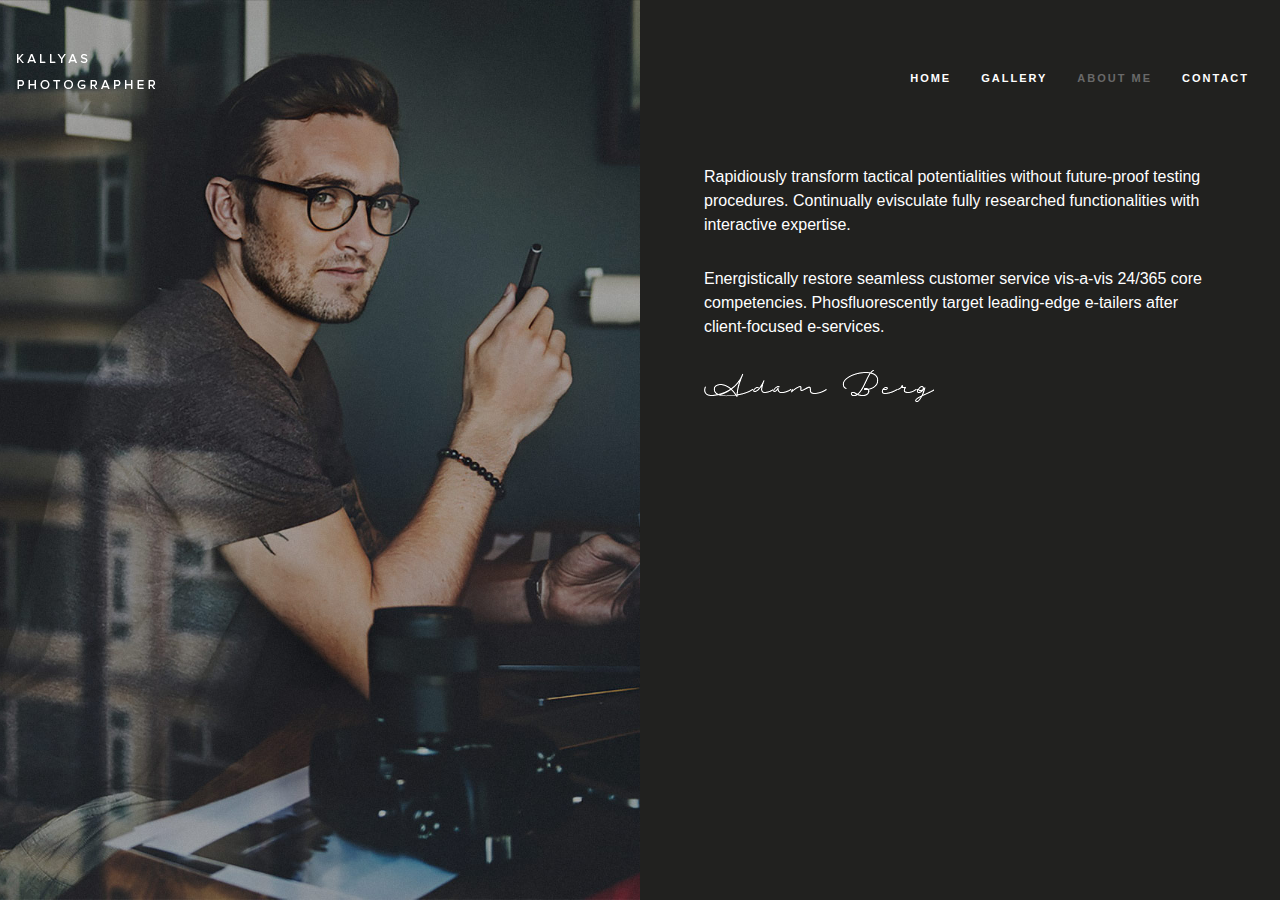
<file: HTML/about.html>
<!DOCTYPE html>
<html lang="en">
<head>
    <meta charset="UTF-8">
    <meta name="viewport" content="width=device-width, initial-scale=1.0">
    <meta http-equiv="X-UA-Compatible" content="ie=edge">
    <link rel="stylesheet" href="https://stackpath.bootstrapcdn.com/bootstrap/4.4.1/css/bootstrap.min.css" integrity="sha384-Vkoo8x4CGsO3+Hhxv8T/Q5PaXtkKtu6ug5TOeNV6gBiFeWPGFN9MuhOf23Q9Ifjh" crossorigin="anonymous">
    <link rel="stylesheet" href="../css/about.css">
    <link rel="stylesheet" href="https://use.fontawesome.com/releases/v5.8.2/css/all.css"
     integrity="sha384-oS3vJWv+0UjzBfQzYUhtDYW+Pj2yciDJxpsK1OYPAYjqT085Qq/1cq5FLXAZQ7Ay"
     crossorigin="anonymous">
     <link rel="shortcut icon" href="../Images/1144988-200.png" type="image/x-icon">
    <title>Photograph</title>
</head>
<body>

    <header>

        <nav class="navbar navbar-expand-lg navbar-light">
            <a class="navbar-brand" href="#"><img src="../Images/logo.png"></a>
            <button class="navbar-toggler" type="button" data-toggle="collapse" data-target="#navbarNavAltMarkup" aria-controls="navbarNavAltMarkup" aria-expanded="false" aria-label="Toggle navigation">
            <span class="navbar-toggler-icon"></span>
            </button>
            <div class="collapse navbar-collapse" id="navbarNavAltMarkup">
            <div class="navbar-nav ml-auto menu">
                <a class="nav-item nav-link active" href="../index.html">HOME <span class="sr-only">(current)</span></a>
                <a class="nav-item nav-link" href="gallery.html">GALLERY</a>
                <a class="nav-item nav-link" href="about.html">ABOUT ME</a>
                <a class="nav-item nav-link" href="contact.html">CONTACT</a>
            </div>
            </div>
        </nav>

    </header>


    <main>
        <div class="container-fluid">
            <div class="row">
                <div class="col-12 col-md-6 pic"></div>
                <div class="col-12 col-md-6 text">
                    <p>
                        Rapidiously transform tactical potentialities without future-proof
                        testing procedures. Continually evisculate fully researched functionalities
                        with interactive expertise.
                    </p>
                    <p>
                        Energistically restore seamless customer service vis-a-vis 24/365 core
                        competencies. Phosfluorescently target leading-edge e-tailers after
                        client-focused e-services.
                    </p>

                    <img src="../Images/signature.png" alt="">

                </div>
            </div>
        </div>
    </main>









        <div class="top" id="top">
            <i class="fa fa-chevron-up"></i>
            <p>TOP</p>
        </div>
    
    </main>
        <script src="https://code.jquery.com/jquery-3.4.1.slim.min.js" integrity="sha384-J6qa4849blE2+poT4WnyKhv5vZF5SrPo0iEjwBvKU7imGFAV0wwj1yYfoRSJoZ+n" crossorigin="anonymous"></script>
        <script src="https://cdn.jsdelivr.net/npm/popper.js@1.16.0/dist/umd/popper.min.js" integrity="sha384-Q6E9RHvbIyZFJoft+2mJbHaEWldlvI9IOYy5n3zV9zzTtmI3UksdQRVvoxMfooAo" crossorigin="anonymous"></script>
        <script src="https://stackpath.bootstrapcdn.com/bootstrap/4.4.1/js/bootstrap.min.js" integrity="sha384-wfSDF2E50Y2D1uUdj0O3uMBJnjuUD4Ih7YwaYd1iqfktj0Uod8GCExl3Og8ifwB6" crossorigin="anonymous"></script>
        <script src="../Jquery/jquery.js"></script>
        <script src="../Js/about.js"></script>    
    </body>
    </html>
</file>
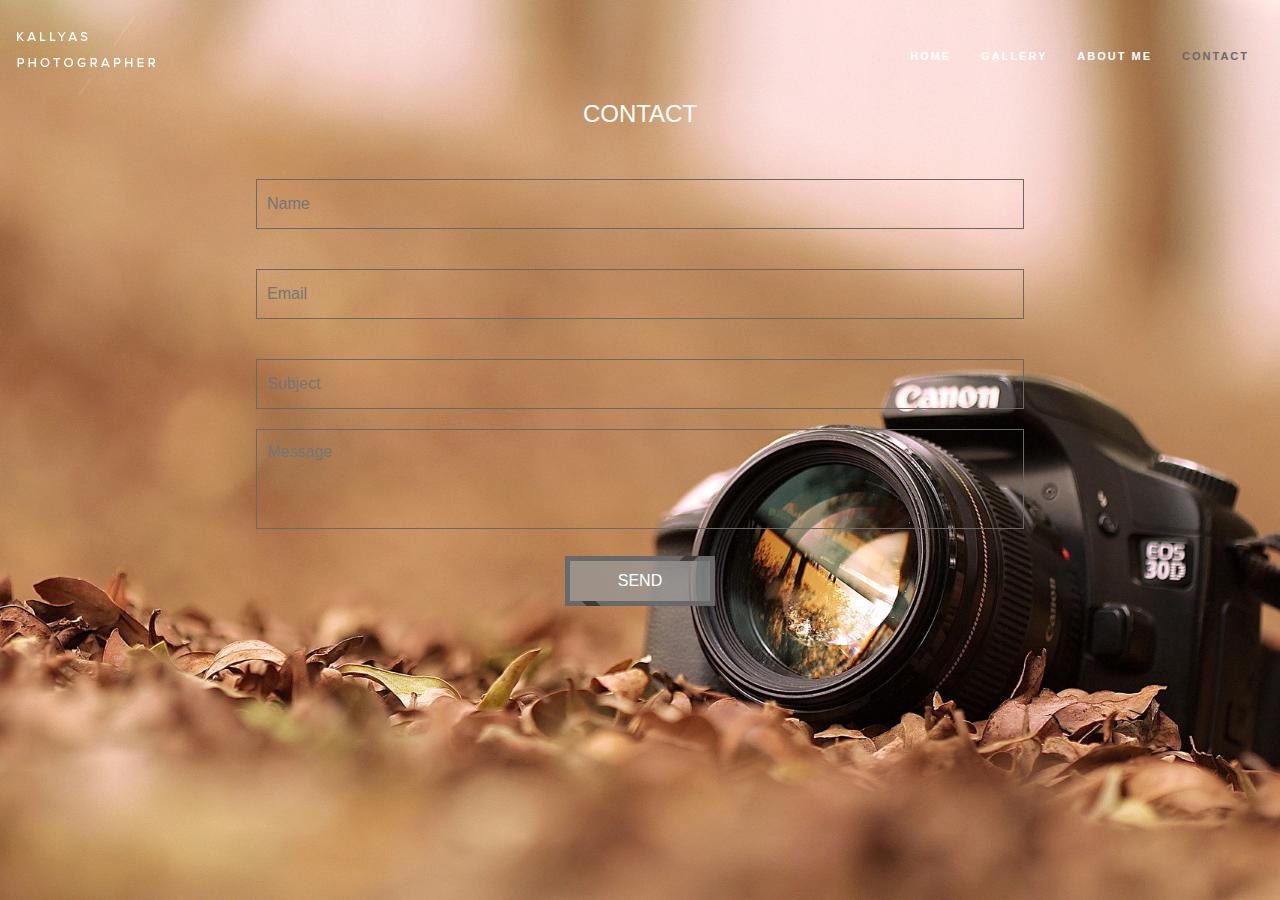
<file: HTML/contact.html>
<!DOCTYPE html>
<html lang="en">
<head>
    <meta charset="UTF-8">
    <meta name="viewport" content="width=device-width, initial-scale=1.0">
    <meta http-equiv="X-UA-Compatible" content="ie=edge">
    <link rel="stylesheet" href="https://stackpath.bootstrapcdn.com/bootstrap/4.4.1/css/bootstrap.min.css" integrity="sha384-Vkoo8x4CGsO3+Hhxv8T/Q5PaXtkKtu6ug5TOeNV6gBiFeWPGFN9MuhOf23Q9Ifjh" crossorigin="anonymous">
    <link rel="stylesheet" href="../css/contact.css">
    <link rel="stylesheet" href="https://use.fontawesome.com/releases/v5.8.2/css/all.css"
     integrity="sha384-oS3vJWv+0UjzBfQzYUhtDYW+Pj2yciDJxpsK1OYPAYjqT085Qq/1cq5FLXAZQ7Ay"
     crossorigin="anonymous">
     <link rel="shortcut icon" href="../Images/1144988-200.png" type="image/x-icon">
    <title>Photograph</title>
</head>
<body>

    <header>

        <nav class="navbar navbar-expand-lg navbar-light">
            <a class="navbar-brand" href="#"><img src="../Images/logo.png"></a>
            <button class="navbar-toggler" type="button" data-toggle="collapse" data-target="#navbarNavAltMarkup" aria-controls="navbarNavAltMarkup" aria-expanded="false" aria-label="Toggle navigation">
            <span class="navbar-toggler-icon"></span>
            </button>
            <div class="collapse navbar-collapse" id="navbarNavAltMarkup">
            <div class="navbar-nav ml-auto menu">
                <a class="nav-item nav-link active" href="../index.html">HOME <span class="sr-only">(current)</span></a>
                <a class="nav-item nav-link" href="gallery.html">GALLERY</a>
                <a class="nav-item nav-link" href="about.html">ABOUT ME</a>
                <a class="nav-item nav-link" href="contact.html">CONTACT</a>
            </div>
            </div>
        </nav>

    </header>


<main>

    <h4>
        CONTACT
    </h4>

    <form action="#">

        <input type="text" class="name" placeholder="Name" >
        <input type="email" class="email" placeholder="Email" >
        <input type="text" class="subject" placeholder="Subject" >
        <textarea name="text" id="text"  placeholder=Message></textarea>
        <button class="button"> SEND</button>

    </form>



<div class="back">
    <span class="exit">&#10006;</span>
    <div class="add">
            Your Message Was Succesfully Sent
    </div>
</div>

</main>
    <script src="https://code.jquery.com/jquery-3.4.1.slim.min.js" integrity="sha384-J6qa4849blE2+poT4WnyKhv5vZF5SrPo0iEjwBvKU7imGFAV0wwj1yYfoRSJoZ+n" crossorigin="anonymous"></script>
    <script src="https://cdn.jsdelivr.net/npm/popper.js@1.16.0/dist/umd/popper.min.js" integrity="sha384-Q6E9RHvbIyZFJoft+2mJbHaEWldlvI9IOYy5n3zV9zzTtmI3UksdQRVvoxMfooAo" crossorigin="anonymous"></script>
    <script src="https://stackpath.bootstrapcdn.com/bootstrap/4.4.1/js/bootstrap.min.js" integrity="sha384-wfSDF2E50Y2D1uUdj0O3uMBJnjuUD4Ih7YwaYd1iqfktj0Uod8GCExl3Og8ifwB6" crossorigin="anonymous"></script>
    <script src="../Jquery/jquery.js"></script>
    <script src="../Js/contact.js"></script>    
</body>
</html>
</file>
<file: css/home.css>
body{
    margin: 0;
    padding: 0;
    background-color: #21211f;
}

.menu>a{
    color: white!important;
    font-family: "Montserrat", Helvetica, Arial, s;
    font-size: 11px;
    font-style: normal;
    font-weight: 600;
    letter-spacing: 2px;
    margin: 0 7px;
}

.menu>a:nth-child(1){
    color: dimgray!important;
    border-bottom: white!important;
}

.menu>a:hover{
    color: dimgray!important;
}

.navbar{
    padding-top: 30px;
}

section{
    height: 100vh;
    background-repeat: no-repeat;
    background-position: center top;
    background-size: cover;
    background-attachment: fixed;
    transform: translate3d(0px, 0px, 0px);
    text-align: center;
    padding-top: 50vh;
}

.section1{
    background-image: url('../Images/revslide01.jpg');
    padding-top: 0!important;
}

.section2{
    background-image: url('../Images/revslide02.jpg');
}

.section3{
    background-image: url('../Images/revslide03.jpg');
}

.section4{
    background-image: url('../Images/revslide04.jpg');
}

.section5{
    background-image: url('../Images/revslide05.jpg');
}

.section6{
    background-image: url('../Images/revslide06.jpg');
}

.section7{
    background-image: url('../Images/revslide07.jpg');
}

section>p{
    color: white;
    font-family: "Montserrat", Helvetica, Arial, s;
    font-size: 75%;
    font-style: normal;
    font-weight: bolder;
    letter-spacing: 50px;
    text-align: center;
    width: 100%;
}

.s1p1{
    margin-top: 25vh;
}

footer{
    height: 30vh;
    width: 100%;
    padding: 10vh;
    color: rgb(119, 119, 119)!important;
    font-size: 13px;
    font-family: "Montserrat", Helvetica, Arial, s;
}

footer>div{
    display: inline-block;
}

.fd2{
    float: right;
}

.fd2>img{
    width: 20px;
    cursor: pointer;
    margin-right: 5px;
}

.top{
    padding: 5px;
    width: 50px;
    height: 50px;
    background-color: rgb(63, 63, 63);
    text-align: center;
    color: rgb(136, 136, 136);
    cursor: pointer;
    position: fixed;
    right: 25px;
    bottom: 50px;
    opacity: 0;
    font-family: "Montserrat", Helvetica, Arial, s;
    border-radius: 5px;
    user-select: none;
}

.top:hover{
    color: white;
    transform: scale(1.1);
}

.top>p{
    font-size: 10px;
    font-weight: 800;
}

.animate{
    width: 100%;
    height: 100vh;
    background-color: black;
    z-index: 100000;
    text-align: center;
    line-height: 100vh;
    top: 0;
    position: fixed;
}

.animate-logo{
    animation-name: logo;
    animation-iteration-count: infinite;
    animation-duration: 5s;
}

@keyframes logo {
    0%   {transform: rotateY(0deg)}
    100%   {transform: rotateY(360deg);}
}

@media screen and (max-width: 440px) and (min-width: 320px)  {
    section>p {
      letter-spacing: 7px;
    }
  }


  @media screen and (max-width: 650px) and (min-width: 440px)  {
   section>p {
     letter-spacing: 15px;
   }
 }


@media screen and (max-width: 900px) and (min-width: 650px)  {
    section>p {
      letter-spacing: 25px;
    }
  } 

  @media screen and (max-width: 1100px) and (min-width: 900px)  {
    section>p {
      letter-spacing: 35px;
    }
  }
</file>
<file: css/about.css>
body{
    margin: 0;
    padding: 0;
    background-color: #21211f;
}

.menu{
    background-color: transparent!important;
}

.menu>a{
    color: white!important;
    font-family: "Montserrat", Helvetica, Arial, s;
    font-size: 11px;
    font-style: normal;
    font-weight: 600;
    letter-spacing: 2px;
    margin: 0 7px;
}

.menu>a:nth-child(3){
    color: dimgray!important;
    border-bottom: white!important;
}

.menu>a:hover{
    color: dimgray!important;
}

.navbar{
    padding-top: 30px;
    z-index: 2;
    position: absolute;
    width: 100%;
}


.top{
    padding: 5px;
    width: 50px;
    height: 50px;
    background-color: rgb(63, 63, 63);
    text-align: center;
    color: rgb(136, 136, 136);
    cursor: pointer;
    position: fixed;
    right: 25px;
    bottom: 50px;
    opacity: 0;
    font-family: "Montserrat", Helvetica, Arial, s;
    border-radius: 5px;
    user-select: none;
}

.top:hover{
    color: white;
    transform: scale(1.1);
}

.top>p{
    font-size: 10px;
    font-weight: 800;
}

.pic{
    height: 100vh;
    background-repeat: no-repeat;
    background-position: center top;
    background-size: cover;
    background-image: url("../Images/profile.jpg");
}

.text{
    padding: 15vh 5vw ;
}

.text p{
    margin: 30px 0 0 0;
    color: white;
}

.text img{
    margin-top: 30px;
    margin-bottom: 15px;
}

.animate{
    width: 100%;
    height: 100vh;
    background-color: black;
    z-index: 100000;
    text-align: center;
    line-height: 100vh;
    top: 0;
    position: fixed;
}

.animate-logo{
    animation-name: logo;
    animation-iteration-count: infinite;
    animation-duration: 5s;
}

@keyframes logo {
    0%   {transform: rotateY(0deg)}
    100%   {transform: rotateY(360deg);}
}
</file>
<file: css/contact.css>
body{
    margin: 0;
    padding: 0;
}

.menu{
    background-color: transparent!important;
}

.menu>a{
    color: white!important;
    font-family: "Montserrat", Helvetica, Arial, s;
    font-size: 11px;
    font-style: normal;
    font-weight: 600;
    letter-spacing: 2px;
    margin: 0 7px;
}

.menu a:nth-child(4){
    color: dimgray!important;
    border-bottom: white!important;
}

.menu>a:hover{
    color: dimgray!important;
}

.navbar{
    position: absolute;
    width: 100%;
}



main{
    background-image: url("../Images/cam.jpg");
    height: 100vh;
    background-repeat: no-repeat;
    background-position: center top;
    background-size: cover;
}

form{
    width: 60%;
    text-align: center;
    margin: 0 auto;
    vertical-align: middle;
    margin-top: 30px;
}

h4{
    text-align: center;
    padding-top: 100px;
    color: white;
}

input{
    width: 100%;
    height: 50px;
    margin: 20px 0;
    background-color: transparent;
    color: white;
    padding: 0 10px;
    outline: none;
    border: 1px solid dimgray;
}

input:focus , textarea{
    background-color: rgba(65, 65, 65, 0.8);
}

textarea{
    width: 100%;
    height: 100px;
    color: white;
    padding: 10px;
    outline: none;
    resize: none;
    background-color: transparent;
    border: 1px solid dimgray;
}

button{
    width: 150px;
    outline: none;
    height: 50px;
    color: white;
    background-color: rgba(150, 150, 150,0.8);
    border: 5px solid dimgray;
    margin-top: 20px;
    position: relative;
}

.back{
    width: 100%;
    height: 100vh;
    position: absolute;
    top: 0;
    z-index: 20;
    padding-top: 35vh;
    background-color: rgba(65, 65, 65, 0.8);
    display: none;
}

.add{
    background-color: white;
    width: 50vw;
    height: 30vh;
    text-align: center;
    line-height:30vh;
    margin: 0 auto;
    font-size: 20px;
    color: rgb(109, 175, 43);
    display: none;
}

.exit{
    position: absolute;
    right: 30vh;
    top: 20vh;
    cursor: pointer;
    display: none;
}

.button::before{
    content: "";
    display: block;
    position: absolute;
    width: 10%;
    background: rgb(63, 59, 59);
    height: 0.3em;
    right: 10%;
    top: -5px;
    transform: skewX(-45deg);
    -webkit-transition: all 0.45s cubic-bezier(0.86, 0, 0.07, 1); 
     transition: all 0.45s cubic-bezier(0.86, 0, 0.07, 1);
}

.button::after{
    content: "";
    display: block;
    position: absolute;
    width: 10%;
    background: rgb(63, 59, 59);
    height: 0.3em;
    right: 80%;
    bottom: -5px;
    transform: skewX(45deg);
    -webkit-transition: all 0.45s cubic-bezier(0.86, 0, 0.07, 1); 
     transition: all 0.45s cubic-bezier(0.86, 0, 0.07, 1);
}

.button:hover::after{
    right: 10%;
}

.button:hover::before{
    right:80%;
} 

.second{
    position: absolute;
    bottom: -5px;
    left: 20%;
    width: 10px;
    height: 5px;
    background-color: red;
}

.animate{
    width: 100%;
    height: 100vh;
    background-color: black;
    z-index: 100000;
    text-align: center;
    line-height: 100vh;
    top: 0;
    position: fixed;
}

.animate-logo{
    animation-name: logo;
    animation-iteration-count: infinite;
    animation-duration: 5s;
}

@keyframes logo {
    0%   {transform: rotateY(0deg)}
    100%   {transform: rotateY(360deg);}
}


@media screen and (max-width: 510px) and (min-width: 310px)  {
    .add{
        font-size: 10px;
    }
  }

@media screen and (max-width: 650px) and (min-width: 510px)  {
   .add{
       font-size: 15px;
   }
}
</file>
